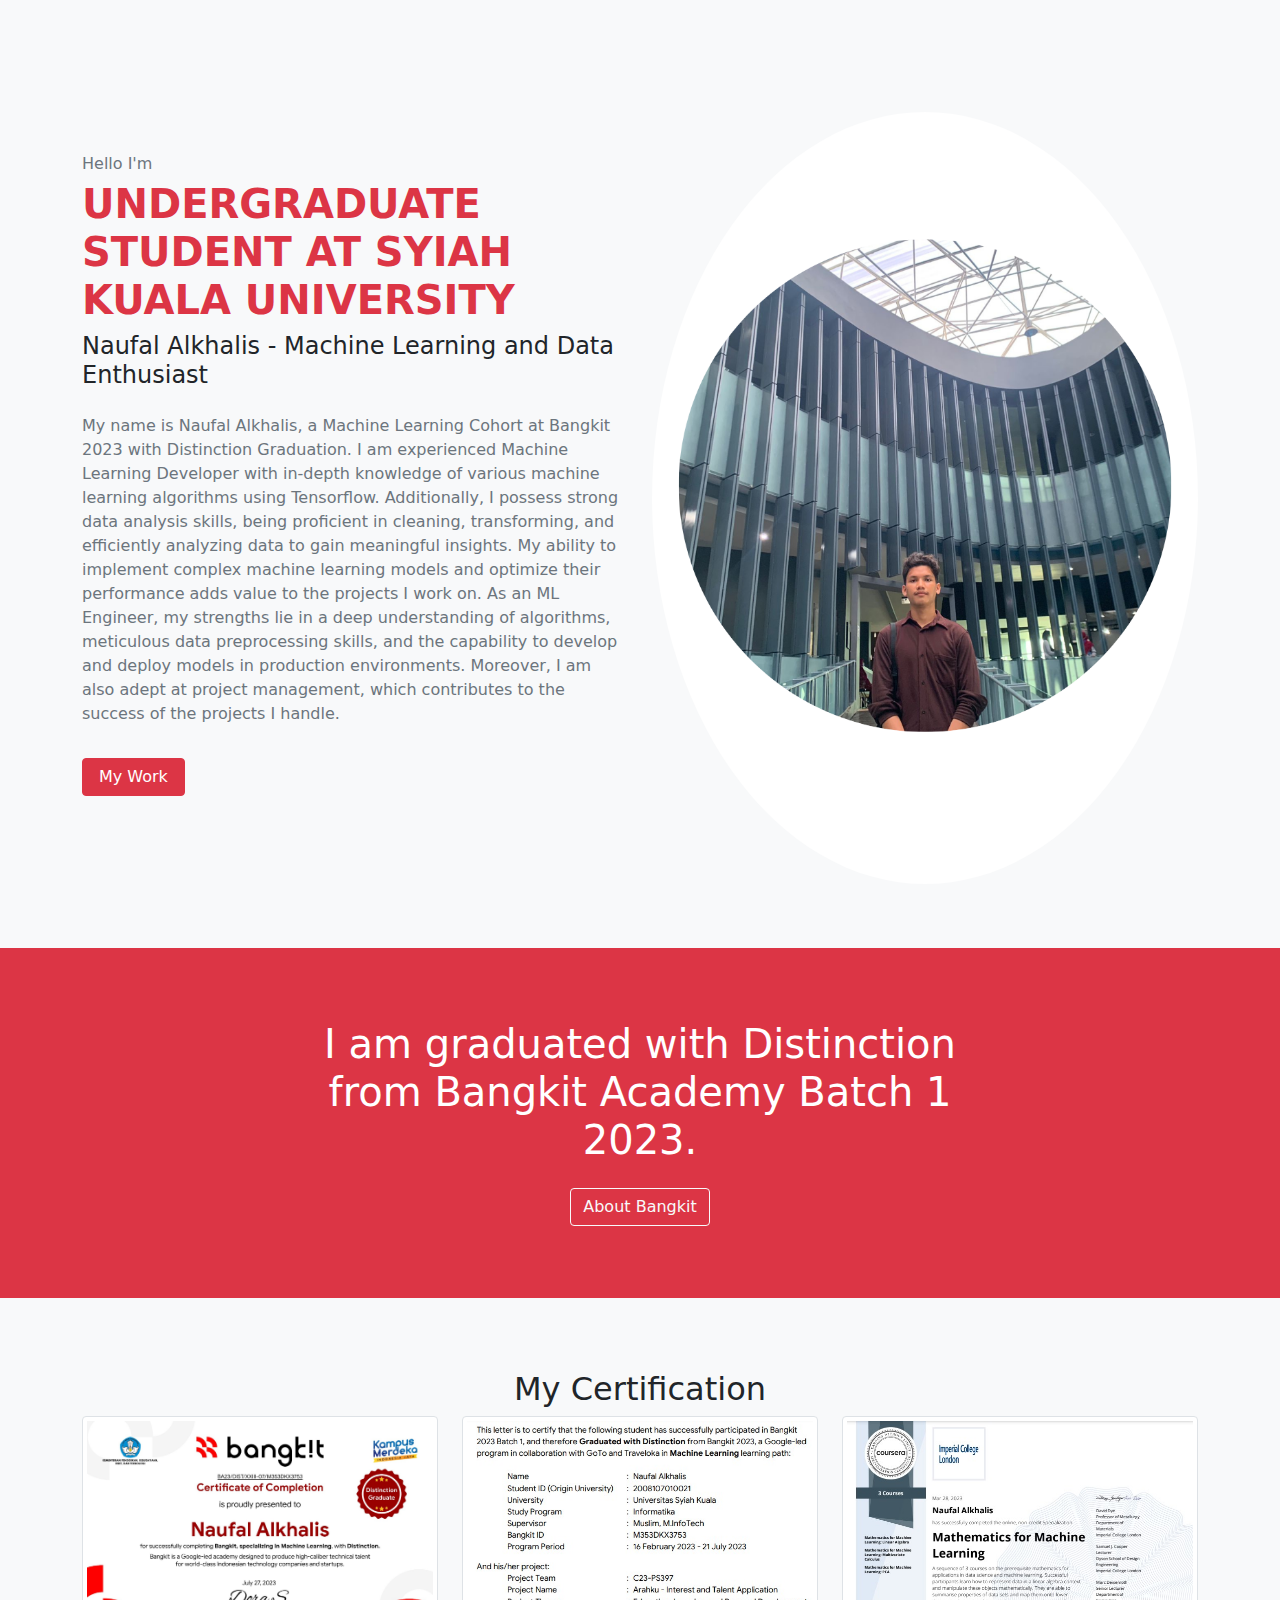
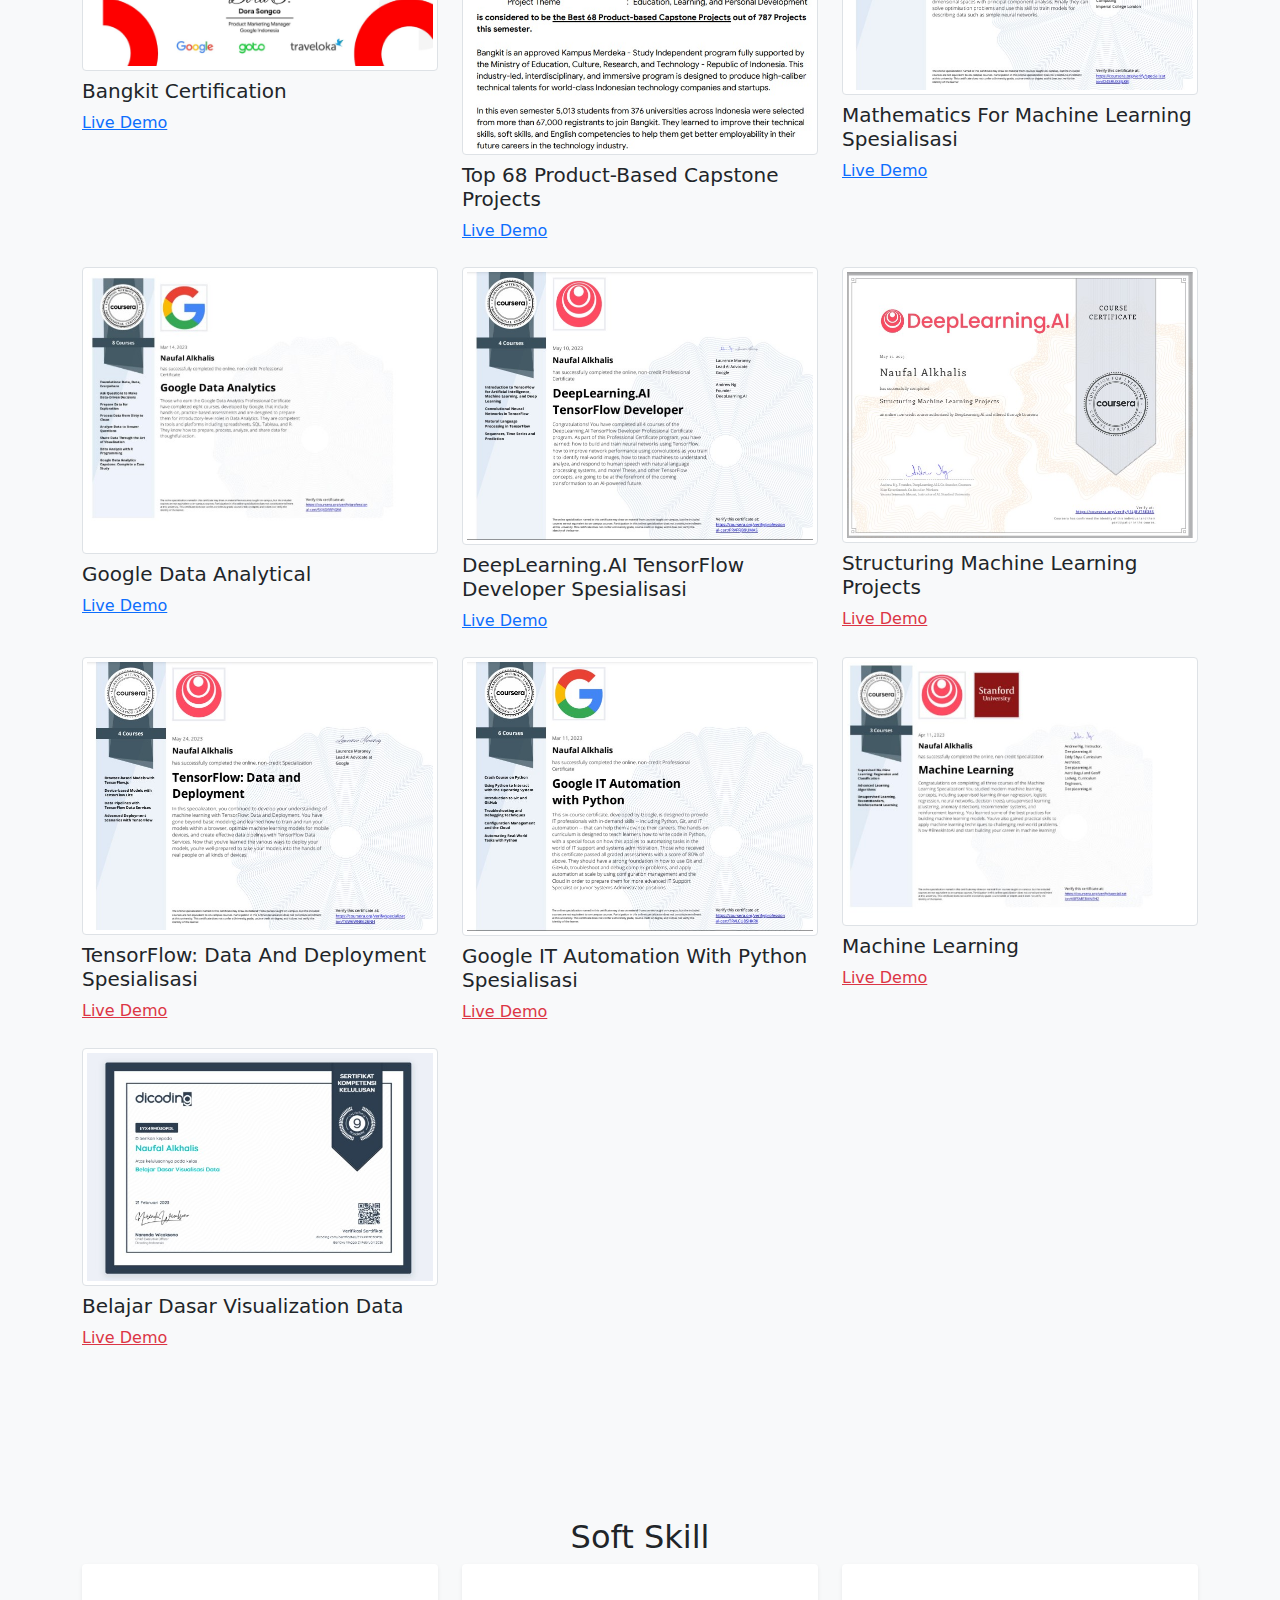
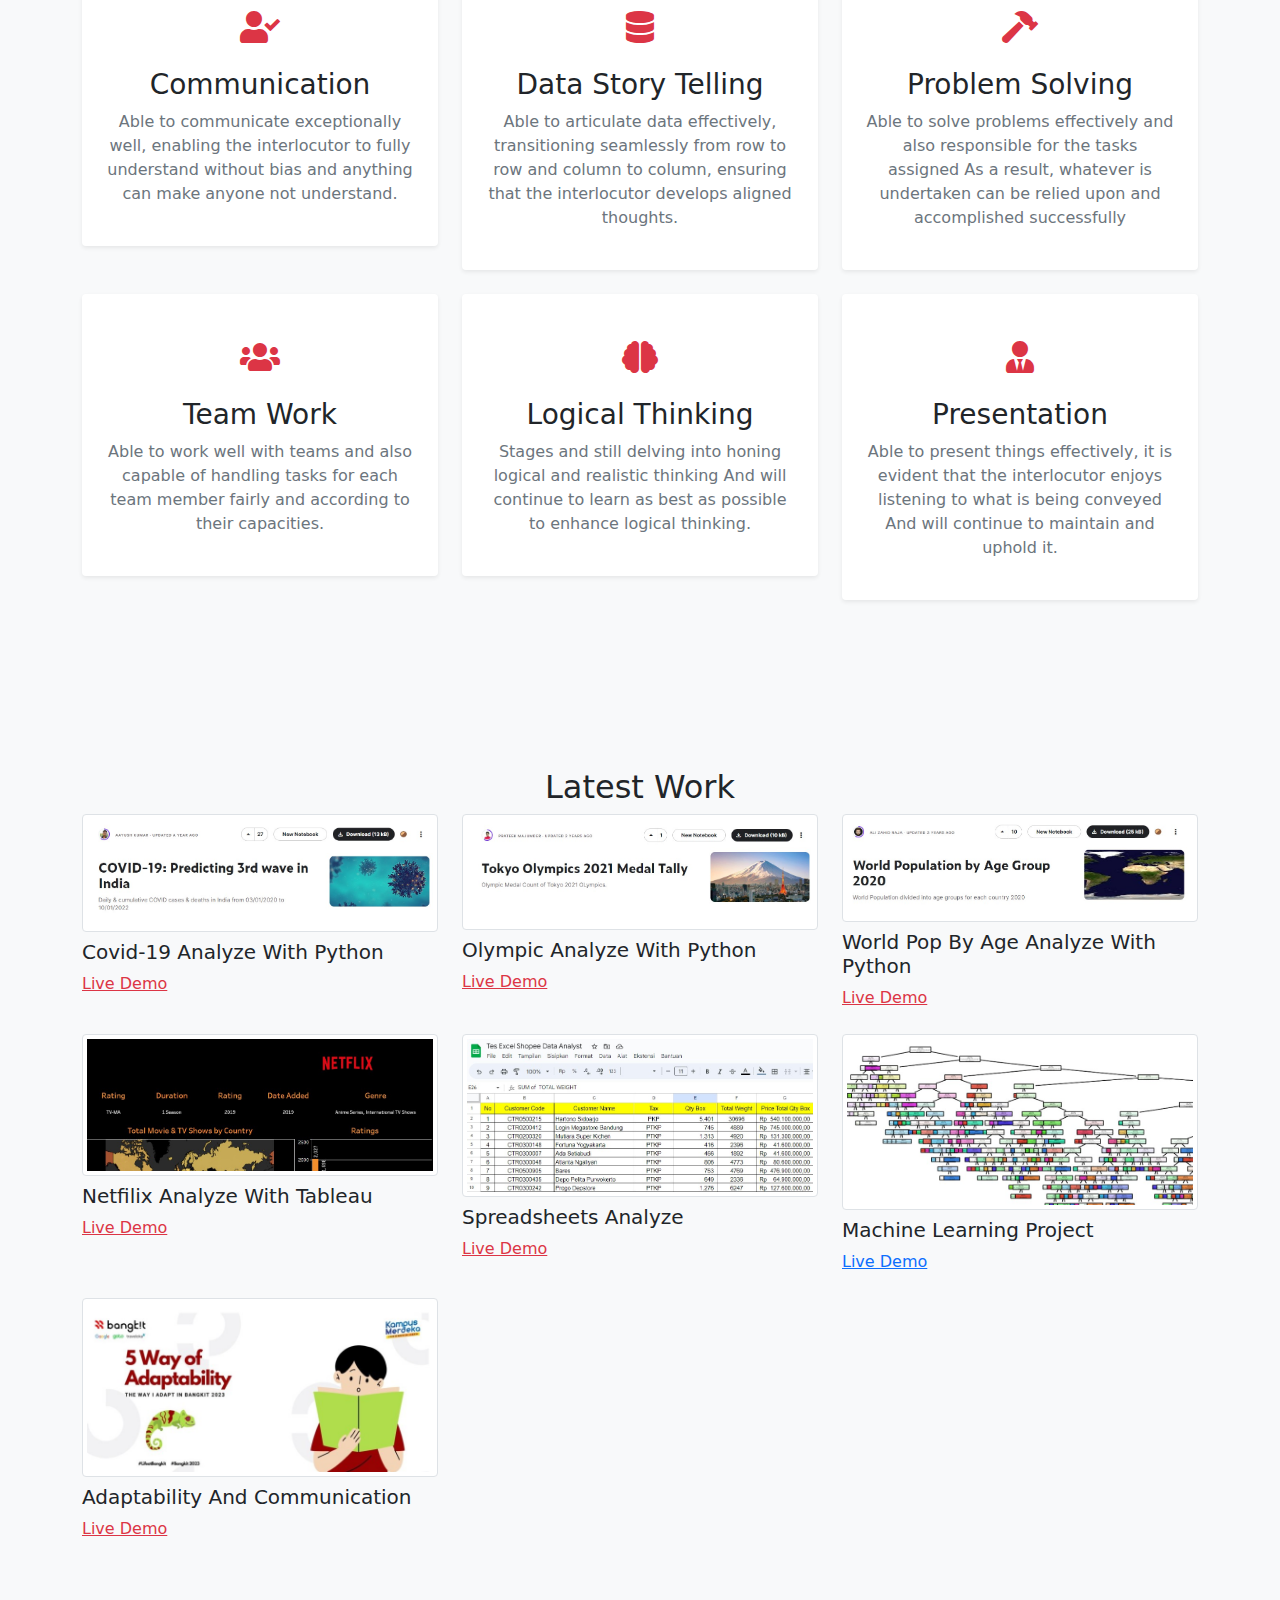
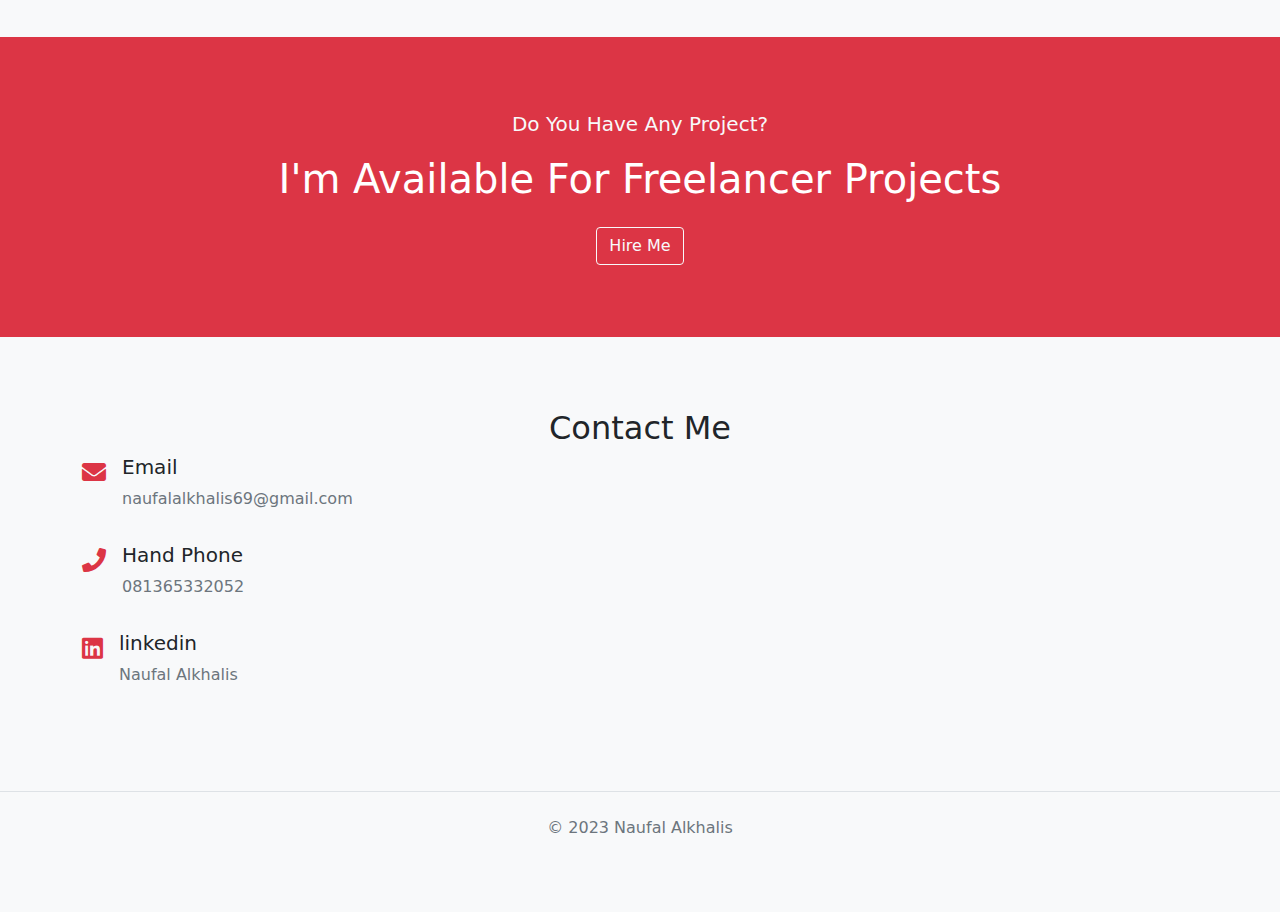
<file: index.html>
<!DOCTYPE html>
<html lang="en">
<head>
  <title>Naufal Alkhalis</title>
  <meta charset="utf-8">
  <meta name="viewport" content="width=device-width, initial-scale=1">
  <link rel="stylesheet" href="css/font-awesome.min.css">
  <link rel="stylesheet" href="css/bootstrap.min.css">
</head>
<body class="bg-light">
 

  <!-- Home sections start-->
  <section class="home py-5" id="home">
    <div class="container-lg">
      <div class="row min-vh-100 align-items-center align-content-center">
        <div class="col-md-6 mt-5 mt-md-0">
            <div class="home-img text-center">
              <img src="img/pp.png" class="rounded-circle mw-100" alt="profile img">
            </div>
        </div>
      <div class="col-md-6 mt-5 mt-md-0 order-md-first">
         <div class="home-text">
           <p class="text-muted mb-1">Hello I'm</p>
           <h1 class="text-danger text-uppercase fs-1 fw-bold">Undergraduate student at syiah kuala university</h1>
           <h2 class="fs-4">Naufal Alkhalis - Machine Learning and Data Enthusiast</h2>
           <p class="mt-4 text-muted">
            My name is Naufal Alkhalis, a Machine Learning Cohort at Bangkit 2023 with Distinction Graduation. I am experienced Machine Learning Developer with in-depth knowledge of various machine learning algorithms using Tensorflow. Additionally, I possess strong data analysis skills, being proficient in cleaning, transforming, and efficiently analyzing data to gain meaningful insights. My ability to implement complex machine learning models and optimize their performance adds value to the projects I work on. As an ML Engineer, my strengths lie in a deep understanding of algorithms, meticulous data preprocessing skills, and the capability to develop and deploy models in production environments. Moreover, I am also adept at project management, which contributes to the success of the projects I handle.</p>
           <a href="#work" class="btn btn-danger px-3 mt-3">My Work</a>

           <br>
        <br>
        <br>
         </div>
      </div>
      </div>
    </div>
<!-- Freelancae available sections start-->
<section class="freelance-available py-5 bg-danger">
  <div class="container-lg py-4">
      <div class="row justify-content-center">
          <div class="col-lg-8 text-center">
              <h2 class="fs-1 text-white mb-4">I am graduated with Distinction from Bangkit Academy Batch 1 2023.</h2>
                <a href=https://grow.google/intl/id_id/bangkit/?tab=machine-learning" target="blank" class="btn btn-outline-light">About Bangkit</a>
          </div>
      </div>
  </div>
</section>
  <!-- Freelancae available sections end-->
  <!-- Portfolio sections Start-->
  <section class="cert py-5" id="portfolio">
    <div class="container-lg py-4">
      <div class="row justify-content-center">
        <div class="col-lg-8">
          <div class="section-title text-center">
            <h2 class="fw-bold-md-5">My Certification</h2>
          </div>
        </div>
      </div>
      <div class="row">
        <div class="col-md-6 col-lg-4">
          <div class="portfolio-item">
            <img src="img/portfolio/aaa.jpeg" class="w-100 img-thumbnail" alt="portfolio-item">
            <h3 class="text-capitalize fs-5 my-2">Bangkit Certification</h3>
            <p class="mb-4"><a href=https://drive.google.com/file/d/1_tq_2Wj86WMESwnToKbjVLAfMyiD3-kG/view?usp=sharing" target="blank">Live Demo</a></p>
          </div>
        </div>
          <div class="col-md-6 col-lg-4">
          <div class="portfolio-item">
            <img src="img/portfolio/bbb.jpeg" class="w-100 img-thumbnail" alt="portfolio-item">
            <h3 class="text-capitalize fs-5 my-2">Top 68 Product-based Capstone Projects </h3>
            <p class="mb-4"><a href=https://drive.google.com/file/d/1DBHTuk8KyJLejKYY56zoSR6MfDLXfxDn/view?usp=sharing" target="blank">Live Demo</a></p>
          </div>
        </div>
        <div class="col-md-6 col-lg-4">
          <div class="portfolio-item">
            <img src="img/portfolio/Math.jpg" class="w-100 img-thumbnail" alt="portfolio-item">
            <h3 class="text-capitalize fs-5 my-2">Mathematics for Machine Learning Spesialisasi</h3>
            <p class="mb-4"><a href="https://www.coursera.org/account/accomplishments/specialization/certificate/D4SRUX3JLKKJ" target="blank">Live Demo</a></p>
          </div>
        </div>
        <div class="col-md-6 col-lg-4">
          <div class="portfolio-item">
            <img src="img/portfolio/s2.jpg" class="w-100 img-thumbnail" alt="portfolio-item">
            <h3 class="text-capitalize fs-5 my-2">Google Data analytical</h3>
            <p class="mb-4"><a href="https://coursera.org/share/a31cbff176429f634476efa82ddd70a8" target="blank" >Live Demo</a></p>
          </div>
        </div>
        <div class="col-md-6 col-lg-4">
          <div class="portfolio-item">
            <img src="img/portfolio/deeplearning.jpg" class="w-100 img-thumbnail" alt="portfolio-item">
            <h3 class="text-capitalize fs-5 my-2">DeepLearning.AI TensorFlow Developer Spesialisasi</h3>
            <p class="mb-4"><a href="https://www.coursera.org/account/accomplishments/specialization/certificate/PRVPFJB9UMAS" target="blank" >Live Demo</a></p>
          </div>
        </div>
        <div class="col-md-6 col-lg-4">
          <div class="portfolio-item">
            <img src="img/portfolio/mlpro.jpg" class="w-100 img-thumbnail" alt="portfolio-item">
            <h3 class="text-capitalize fs-5 my-2">Structuring Machine Learning Projects</h3>
            <p class="mb-4"><a href="https://https://www.coursera.org/account/accomplishments/certificate/J5LJ8UT8E38S" target="blank" class="text-danger text-decoratione-none" >Live Demo</a></p>
          </div>
        </div>
        <div class="col-md-6 col-lg-4">
          <div class="portfolio-item">
            <img src="img/portfolio/Tensorflow.jpg" class="w-100 img-thumbnail" alt="portfolio-item">
            <h3 class="text-capitalize fs-5 my-2">TensorFlow: Data and Deployment Spesialisasi</h3>
            <p class="mb-4"><a href="https://www.coursera.org/account/accomplishments/specialization/certificate/T6W6WNK626NH" target="blank" class="text-danger text-decoratione-none" >Live Demo</a></p>
          </div>
        </div>
        <div class="col-md-6 col-lg-4">
          <div class="portfolio-item">
            <img src="img/portfolio/it.jpg" class="w-100 img-thumbnail" alt="portfolio-item">
            <h3 class="text-capitalize fs-5 my-2">Google IT Automation with Python Spesialisasi</h3>
            <p class="mb-4"><a href="https://www.coursera.org/account/accomplishments/specialization/certificate/TRVLCU8SHKRK" target="blank" class="text-danger text-decoratione-none" >Live Demo</a></p>
          </div>
        </div>
        <div class="col-md-6 col-lg-4">
          <div class="portfolio-item">
            <img src="img/portfolio/s8.jpg" class="w-100 img-thumbnail" alt="portfolio-item">
            <h3 class="text-capitalize fs-5 my-2">Machine Learning</h3>
            <p class="mb-4"><a href="https://coursera.org/share/b07ce0394570bedd04e86a848693cbd8" target="blank" class="text-danger text-decoratione-none" >Live Demo</a></p>
          </div>
        </div>
        <div class="col-md-6 col-lg-4">
          <div class="portfolio-item">
            <img src="img/portfolio/s9.jpg" class="w-100 img-thumbnail" alt="portfolio-item">
            <h3 class="text-capitalize fs-5 my-2">Belajar Dasar visualization Data</h3>
            <p class="mb-4"><a href="https://www.dicoding.com/certificates/EYX49MO3OPDL" target="blank" class="text-danger text-decoratione-none" >Live Demo</a></p>
          </div>
        </div>
      </div>
    </div>
  </section>
  <!-- Portfolio sections End-->

  <!-- Services sections Start-->
  <section class="services py-5" id="services">
    <div class="container-lg py-4">
      <div class="row justify-content-center">
        <div class="col-lg-8">
          <div class="section-title text-center">
            <h2 class="fw-bold-md-5">Soft Skill</h2>
          </div>
        </div>
      </div>
      <div class="row text-center">
          <div class="col-md-6 col-lg-4 mb-4">
              <div class="service-item shadow-sm p-4 rounded bg-white">
                  <div class="icon my-3 text-danger fs-2" >
                    <i class="fas fa-user-check"></i>
                  </div>
                      <h3 class="">Communication</h3>
                      <p class="text-muted">Able to communicate exceptionally well, enabling the interlocutor to fully understand without bias and anything can make anyone not understand.</p>
              </div>
          </div>
          <div class="col-md-6 col-lg-4 mb-4">
            <div class="service-item shadow-sm p-4 rounded bg-white">
                <div class="icon my-3 text-danger fs-2" >
                  <i class="fas fa-database"></i>
                </div>
                    <h3 class="">Data Story Telling</h3>
                    <p class="text-muted">Able to articulate data effectively, transitioning seamlessly from row to row and column to column, ensuring that the interlocutor develops aligned thoughts.</p>
            </div>
        </div>
        <div class="col-md-6 col-lg-4 mb-4">
          <div class="service-item shadow-sm p-4 rounded bg-white">
              <div class="icon my-3 text-danger fs-2" >
                <i class="fas fa-hammer"></i>
              </div>
                  <h3 class="">Problem Solving</h3>
                  <p class="text-muted">Able to solve problems effectively and also responsible for the tasks assigned As a result, whatever is undertaken can be relied upon and accomplished successfully</p>
          </div>
      </div>
      <div class="col-md-6 col-lg-4 mb-4">
        <div class="service-item shadow-sm p-4 rounded bg-white">
            <div class="icon my-3 text-danger fs-2" >
              <i class="fas fa-users"></i>
            </div>
                <h3 class="">Team Work</h3>
                <p class="text-muted">Able to work well with teams and also capable of handling tasks for each team member fairly and according to their capacities. </p>
        </div>
    </div>
        <div class="col-md-6 col-lg-4 mb-4">
          <div class="service-item shadow-sm p-4 rounded bg-white">
              <div class="icon my-3 text-danger fs-2" >
                <i class="fas fa-brain"></i>
              </div>
                  <h3 class="">Logical Thinking</h3>
                  <p class="text-muted">Stages and still delving into honing logical and realistic thinking And will continue to learn as best as possible to enhance logical thinking. </p>
          </div>
      </div>
        <div class="col-md-6 col-lg-4 mb-4">
          <div class="service-item shadow-sm p-4 rounded bg-white">
              <div class="icon my-3 text-danger fs-2" >
                <i class="fas fa-user-tie"></i>
              </div>
                  <h3 class="">Presentation</h3>
                  <p class="text-muted">Able to present things effectively, it is evident that the interlocutor enjoys listening to what is being conveyed And will continue to maintain and uphold it.</p>
          </div>
      </div>
      </div>
    </div>
  </section>

  <!-- Services sections End-->

  <!-- Portfolio sections Start-->
  <section class="portfolio py-5" id="work">
    <div class="container-lg py-4">
      <div class="row justify-content-center">
        <div class="col-lg-8">
          <div class="section-title text-center">
            <h2 class="fw-bold-md-5">Latest Work</h2>
          </div>
        </div>
      </div>
      <div class="row">
        <div class="col-md-6 col-lg-4">
          <div class="portfolio-item">
            <img src="img/portfolio/1.jpg" class="w-100 img-thumbnail" alt="portfolio-item">
            <h3 class="text-capitalize fs-5 my-2">Covid-19 Analyze with Python</h3>
            <p class="mb-4"><a href="https://colab.research.google.com/drive/1tW8uKfOENdVZBdxDV2geiBSzlYw02QxF?usp=sharing&authuser=2" target="blank" class="text-danger text-decoratione-none" >Live Demo</a></p>
          </div>
        </div>
        <div class="col-md-6 col-lg-4">
          <div class="portfolio-item">
            <img src="img/portfolio/2.jpg" class="w-100 img-thumbnail" alt="portfolio-item">
            <h3 class="text-capitalize fs-5 my-2">Olympic Analyze with Python</h3>
            <p class="mb-4"><a href="https://colab.research.google.com/drive/1LEegO-DzvTEX7HMfNGTLLXOiHtsQEpna?usp=sharing&authuser=2#scrollTo=jTx3gtjO7ebf" target="blank" class="text-danger text-decoratione-none" >Live Demo</a></p>
          </div>
        </div>
        <div class="col-md-6 col-lg-4">
          <div class="portfolio-item">
            <img src="img/portfolio/3.jpg" class="w-100 img-thumbnail" alt="portfolio-item">
            <h3 class="text-capitalize fs-5 my-2">World Pop by Age Analyze with Python</h3>
            <p class="mb-4"><a href="https://colab.research.google.com/drive/1Lo8kqwA19iBlEoNBwz337wO7XUomQ9Tj?usp=sharing&authuser=2" target="blank" class="text-danger text-decoratione-none" >Live Demo</a></p>
          </div>
        </div>
        <div class="col-md-6 col-lg-4">
          <div class="portfolio-item">
            <img src="img/portfolio/4.jpg" class="w-100 img-thumbnail" alt="portfolio-item">
            <h3 class="text-capitalize fs-5 my-2"> Netfilix Analyze with Tableau</h3>
            <p class="mb-4"><a href="https://public.tableau.com/views/NetflixAnalyze/Netflix?:language=en-US&publish=yes&:display_count=n&:origin=viz_share_link" target="blank" class="text-danger text-decoratione-none" >Live Demo</a></p>
          </div>
        </div>
        <div class="col-md-6 col-lg-4">
          <div class="portfolio-item">
            <img src="img/portfolio/5.jpg" class="w-100 img-thumbnail" alt="portfolio-item">
            <h3 class="text-capitalize fs-5 my-2">Spreadsheets Analyze</h3>
            <p class="mb-4"><a href="https://docs.google.com/spreadsheets/d/1kTd2a3wY3WmFMqkAjQJiis2WsJlOk6JEX_e-StSutoE/edit?usp=sharing" target="blank" class="text-danger text-decoratione-none" >Live Demo</a></p>
          </div>
        </div>
        <div class="col-md-6 col-lg-4">
          <div class="portfolio-item">
            <img src="img/portfolio/6.jpg" class="w-100 img-thumbnail" alt="portfolio-item">
            <h3 class="text-capitalize fs-5 my-2">Machine Learning Project</h3>
            <p class="mb-4"><a href="https://drive.google.com/file/d/1LsoW2-phEx-AtWbKa6G1cloV-A8bERH5/view?usp=sharing" target="blank" >Live Demo</a></p>
          </div>
        </div>
        <div class="col-md-6 col-lg-4">
          <div class="portfolio-item">
            <img src="img/portfolio/7.jpg" class="w-100 img-thumbnail" alt="portfolio-item">
            <h3 class="text-capitalize fs-5 my-2">Adaptability and Communication</h3>
            <p class="mb-4"><a href="https://www.linkedin.com/pulse/5-ways-adaptability-bangkit-2023-naufal-alkhalis" target="blank" class="text-danger text-decoratione-none" >Live Demo</a></p>
          </div>
        </div>
      </div>
    </div>
  </section>
  <!-- Portfolio sections End-->

  <!-- Freelancae available sections start-->
<section class="freelance-available py-5 bg-danger">
  <div class="container-lg py-4">
      <div class="row justify-content-center">
          <div class="col-lg-8 text-center">
              <p class="text-light fs-5"> Do You Have Any Project?</p>
              <h2 class="fs-1 text-white mb-4">I'm Available For Freelancer Projects</h2>
                <a href="#contact" class="btn btn-outline-light">Hire Me</a>
          </div>
      </div>
  </div>
</section>
  <!-- Freelancae available sections end-->

  <!-- Contact sections Start-->
  <section class="contact py-5" id="contact">
    <div class="container-lg py-4">
      <div class="row justify-content-center">
        <div class="col-lg-8">
          <div class="section-title text-center">
            <h2 class="fw-bold-md-5">Contact Me</h2>
          </div>
        </div>
      </div>
      <div>
        <div class="row">
            <div class="col-md-5">
                <div class="contact-item d-flex mb-3">
                    <div class="icon fs-4 text-danger">
                      <i class="fas fa-envelope"></i>
                    </div>
                      <div class="text ms-3">
                        <h3 class="fs-5">Email</h3>
                        <p class="text-muted">naufalalkhalis69@gmail.com</p>
                      </div>
                </div>
                <div class="contact-item d-flex mb-3">
                  <div class="icon fs-4 text-danger">
                    <i class="fas fa-phone"></i>
                  </div>
                    <div class="text ms-3">
                      <h3 class="fs-5">Hand Phone</h3>
                      <p class="text-muted">081365332052</p>
                    </div>
              </div>
              <div class="contact-item d-flex mb-3">
                <div class="icon fs-4 text-danger">
                  <i class="fab fa-linkedin"></i>
                </div>
                  <div class="text ms-3">
                    <h3 class="fs-5" >linkedin</h3>
                    <p class="text-muted">Naufal Alkhalis</p>
                  </div>
            </divs>
            </div>
            </div>
        </div>
      </div>
    </div>
  </section>
  <!-- Contact sections end-->

  <!-- Footer sections start-->
  <footer class="footer border-top py-4">
      <div class="container-lg">
          <div class="row">
              <div class="col-lg-12">
                  <p class="m-0 text-center text-muted">&copy; 2023 Naufal Alkhalis</p>
              </div>
          </div>
      </div>
  </footer>
  <!-- Footer sections end-->



<script src="js/bootstrap.bundle.min.js"></script>
</body>
</html>
</file>
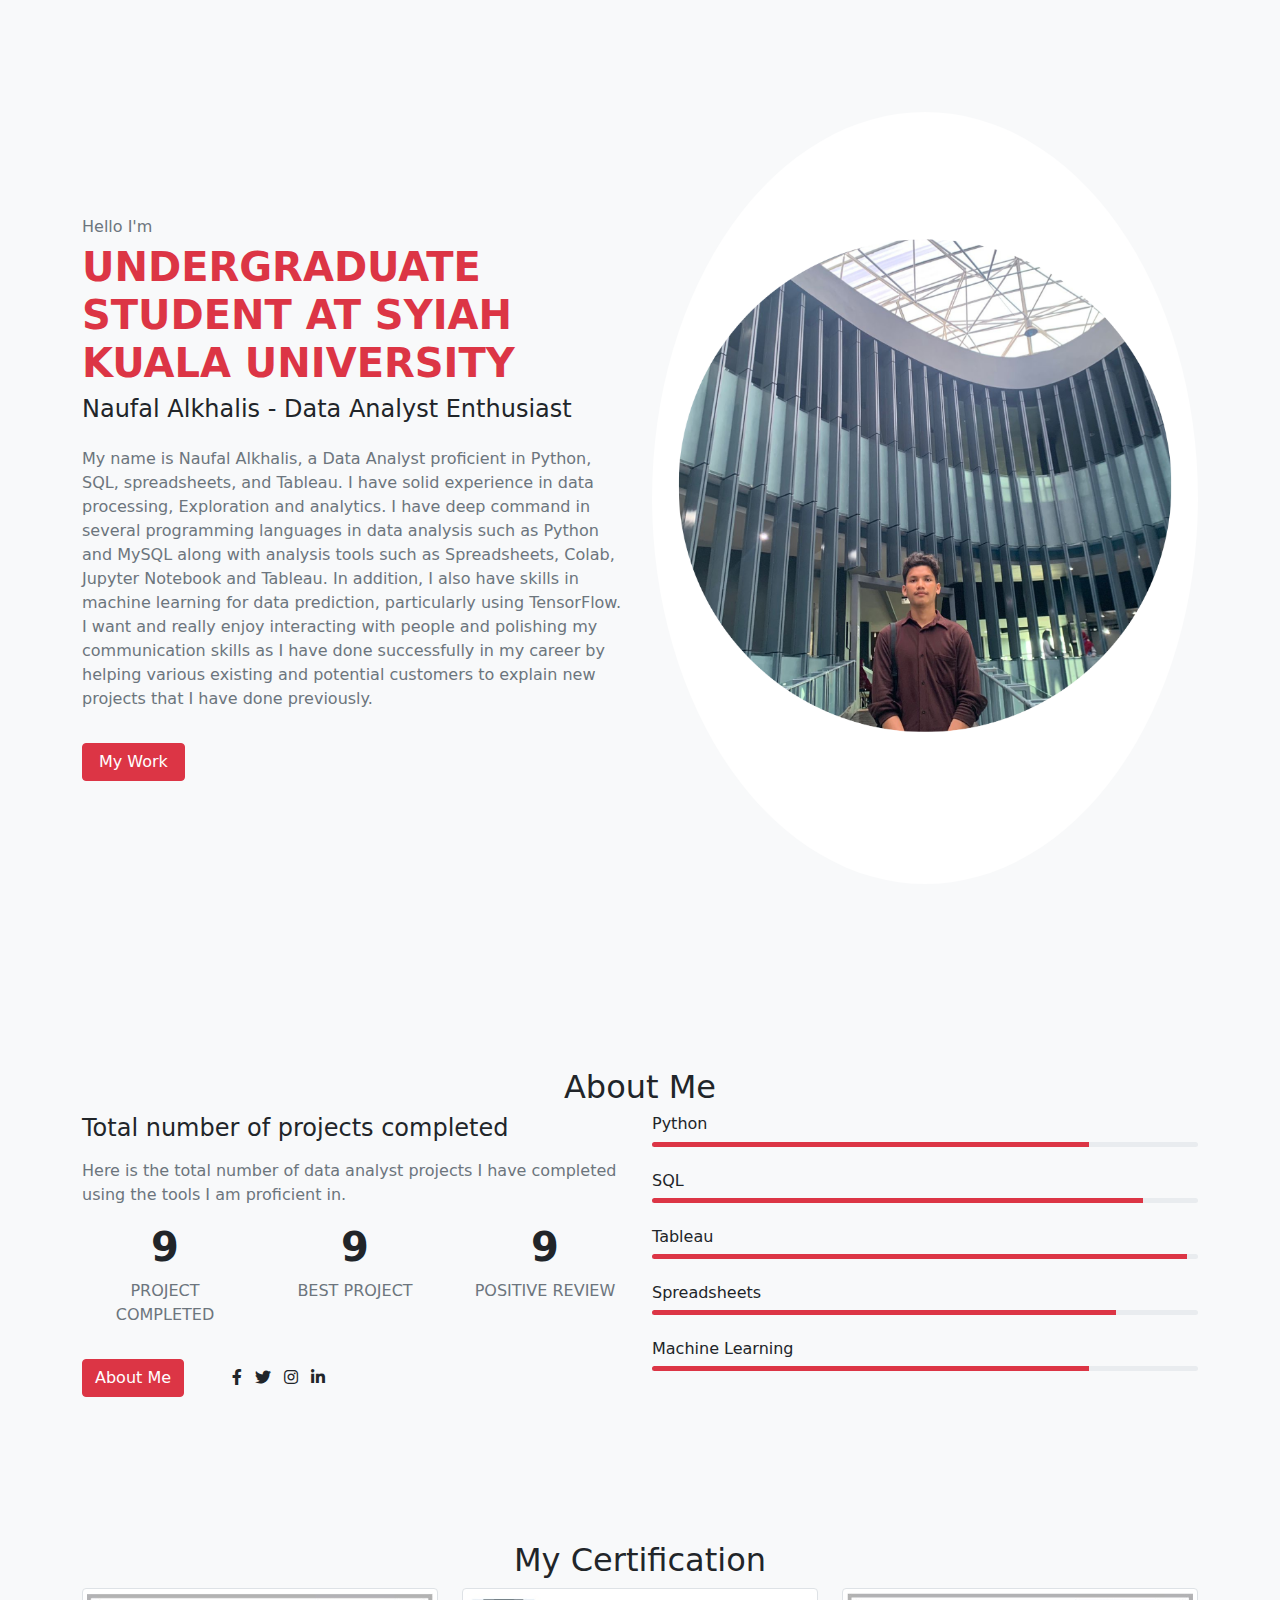
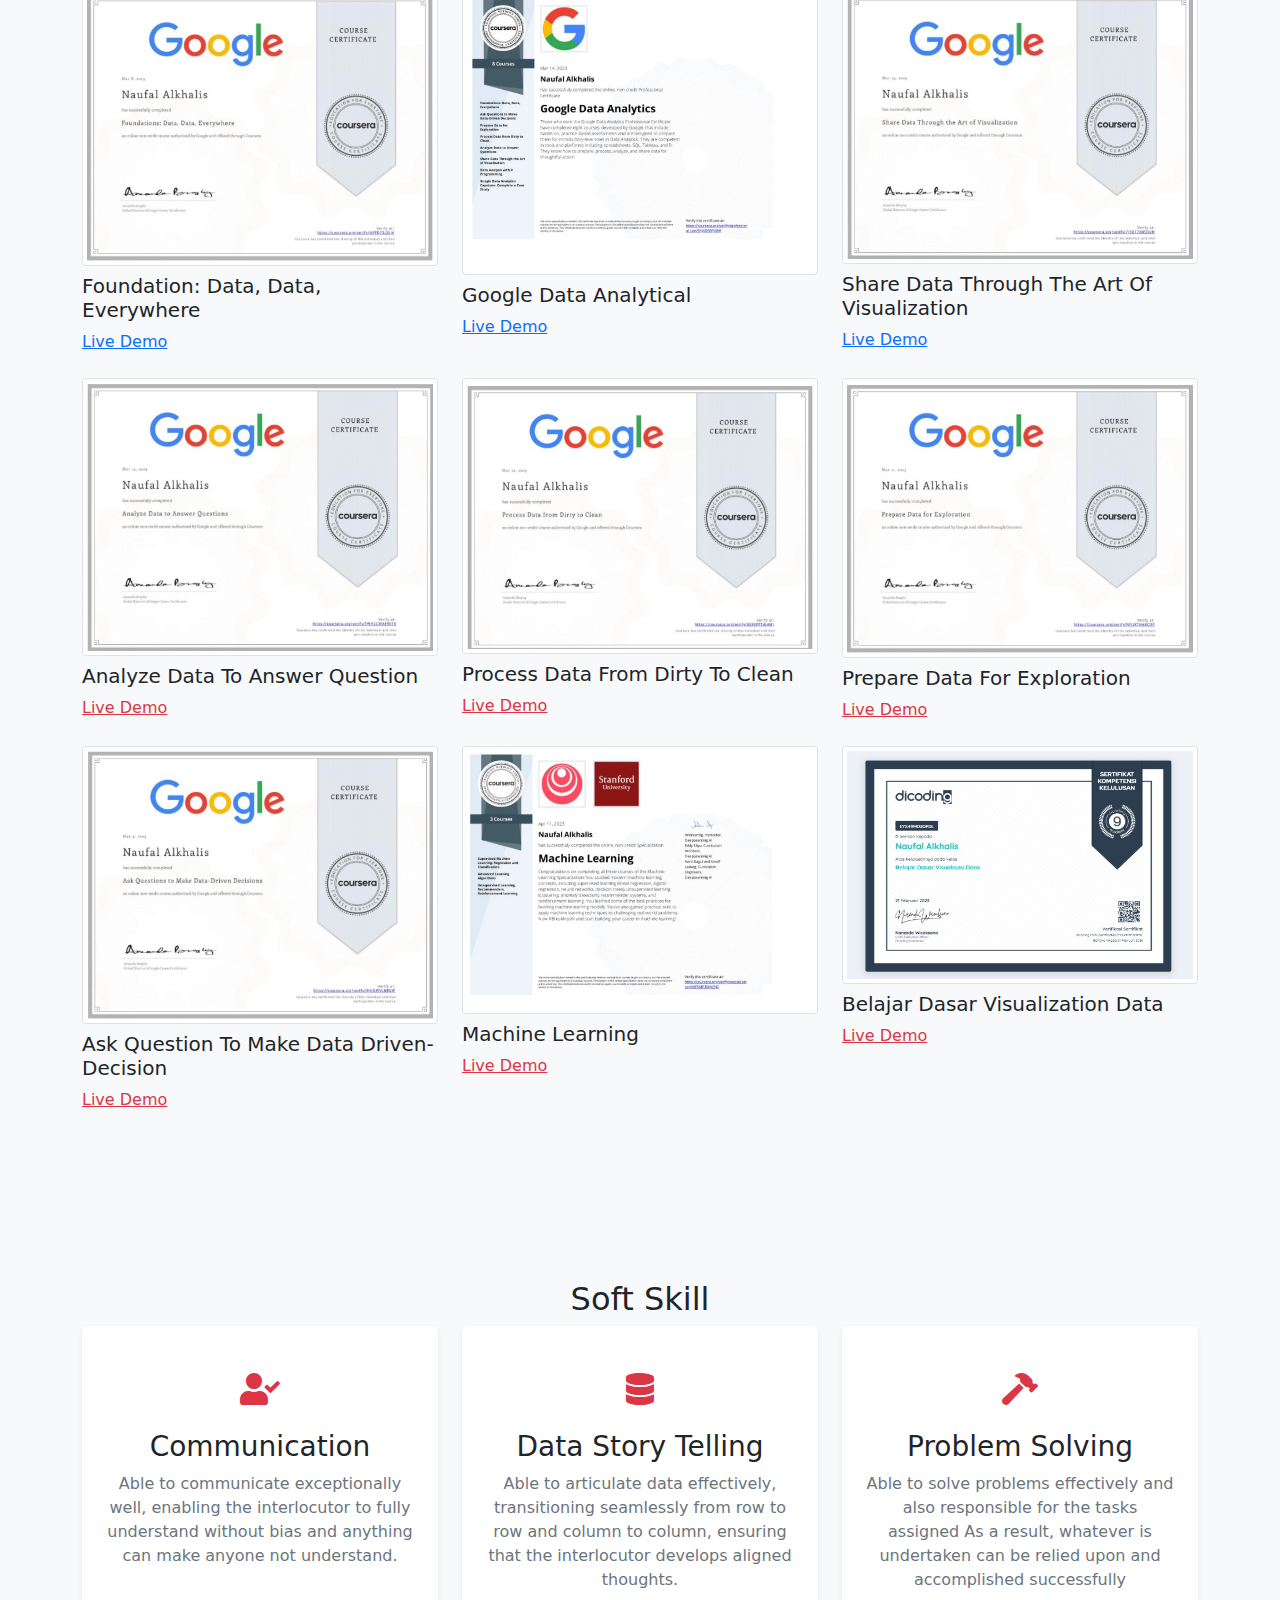
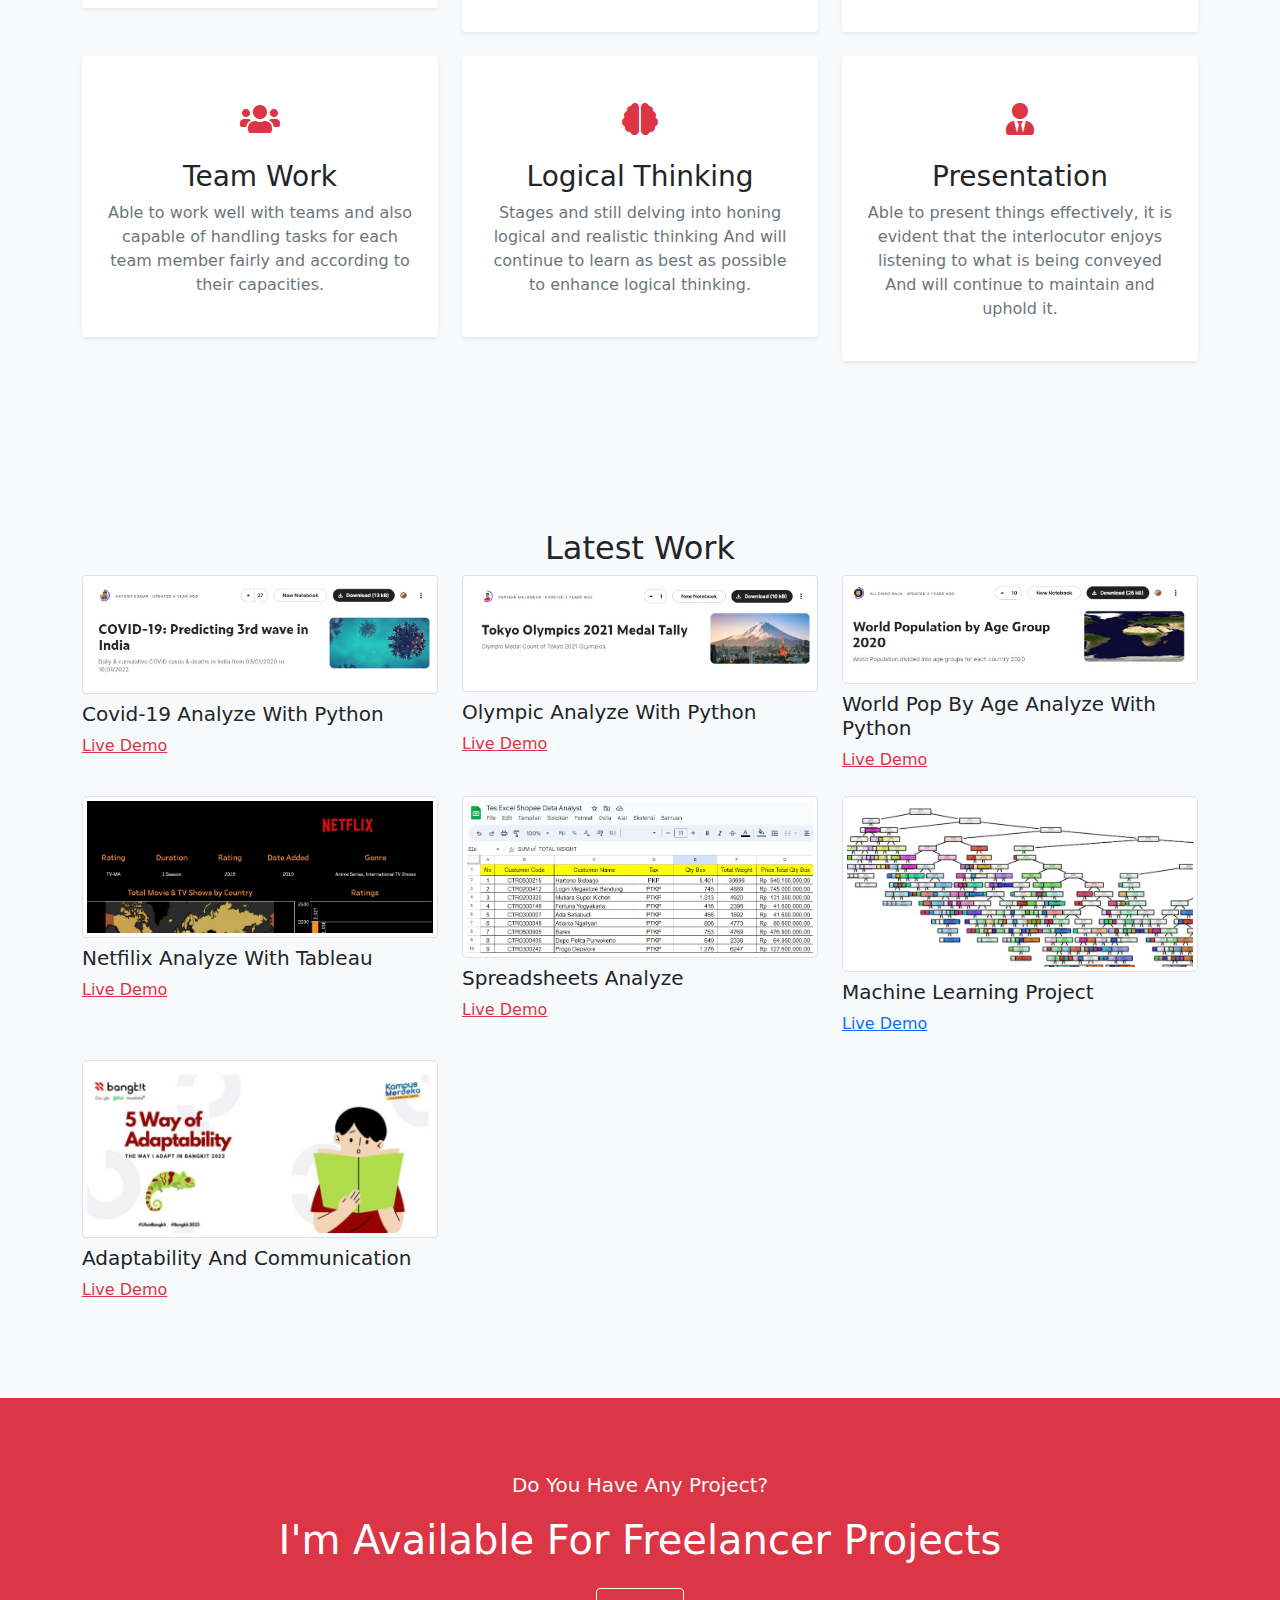
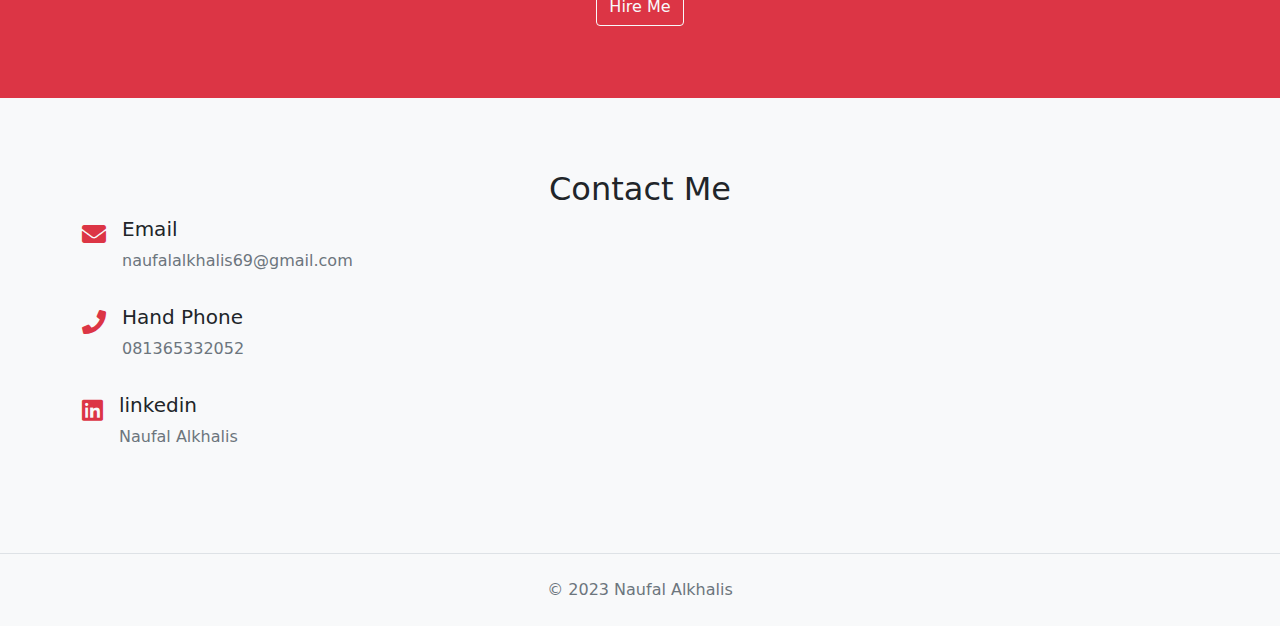
<file: about.html>
<!DOCTYPE html>
<html lang="en">
<head>
  <title>Naufal Alkhalis</title>
  <meta charset="utf-8">
  <meta name="viewport" content="width=device-width, initial-scale=1">
  <link rel="stylesheet" href="css/font-awesome.min.css">
  <link rel="stylesheet" href="css/bootstrap.min.css">
</head>
<body class="bg-light">
 

  <!-- Home sections start-->
  <section class="home py-5" id="home">
    <div class="container-lg">
      <div class="row min-vh-100 align-items-center align-content-center">
        <div class="col-md-6 mt-5 mt-md-0">
            <div class="home-img text-center">
              <img src="img/pp.png" class="rounded-circle mw-100" alt="profile img">
            </div>
        </div>
      <div class="col-md-6 mt-5 mt-md-0 order-md-first">
         <div class="home-text">
           <p class="text-muted mb-1">Hello I'm</p>
           <h1 class="text-danger text-uppercase fs-1 fw-bold">Undergraduate student at syiah kuala university</h1>
           <h2 class="fs-4">Naufal Alkhalis - Data Analyst Enthusiast</h2>
           <p class="mt-4 text-muted">
            My name is Naufal Alkhalis, a Data Analyst proficient in Python, SQL, spreadsheets, and Tableau. I have solid experience in data processing, Exploration and analytics. I have deep command in several programming languages ​​in data analysis such as Python and MySQL along with analysis tools such as Spreadsheets, Colab, Jupyter Notebook and Tableau. In addition, I also have skills in machine learning for data prediction, particularly using TensorFlow. I want and really enjoy interacting with people and polishing my communication skills as I have done successfully in my career by helping various existing and potential customers to explain new projects that I have done previously.</p>
           <a href="#portfolio" class="btn btn-danger px-3 mt-3">My Work</a>
              
         </div>
      </div>
      </div>
    </div>
    
  </section>
  <!-- Home sections end-->

  <!-- About sections start-->
  <section class="about py-5" id="about">
    <div class="container-lg py-4">
      <div class="row justify-content-center">
        <div class="col-lg-8">
          <div class="section-title text-center">
            <h2 class="fw-bold-md-5">About Me</h2>
          </div>
        </div>
      </div>
      <div class="row">
        <div class="col-md-6">
          <div class="about-text">
            <h3 class="fs-4 mb-3">Total number of projects completed</h3>
            <p class="text-muted">Here is the total number of data analyst projects I have completed using the tools I am proficient in.</p>
          </div>
          <div class="row text-center text-uppercase my-3">
            <div class="col-sm-4">
                <div class="fact-item">
                    <h4 class="fs-1 fw-bold">9</h4>
                    <p class="text-muted">Project Completed</p>
                </div>
            </div>
            <div class="col-sm-4">
              <div class="fact-item">
                  <h4 class="fs-1 fw-bold">9</h4>
                  <p class="text-muted">Best Project</p>
              </div>
          </div>
          <div class="col-sm-4">
            <div class="fact-item">
                <h4 class="fs-1 fw-bold">9</h4>
                <p class="text-muted">Positive Review</p>
            </div>
        </div>
          </div>
          <div class="row">
              <div class="col-lg-12 d-flex align-items-center">
                <a href="#" class="btn btn-danger me-5">About Me</a>
                <div class="social-links">
                  <a href="#" class="text-dark me-2"><i class="fab fa-facebook-f"></i></a>
                  <a href="#" class="text-dark me-2"><i class="fab fa-twitter"></i></a>
                  <a href="#" class="text-dark me-2"><i class="fab fa-instagram"></i></a>
                  <a href="#" class="text-dark me-2"><i class="fab fa-linkedin-in"></i></a>
                </div>
              </div>
          </div>
        </div>
        <div class="col-md-6 mt-5 mt-md-0">
          <div class="skill-item mb-4">
              <h3 class="fs-6">Python</h3>
              <div class="progress" style="height: 5px;">
                <div class="progress-bar bg-danger" role="progressbar" style="width: 80%;" aria-valuenow="80" aria-valuemin="0" aria-valuemax="100"></div>
              </div>
          </div>
          <div class="skill-item mb-4">
            <h3 class="fs-6">SQL</h3>
            <div class="progress" style="height: 5px;">
              <div class="progress-bar bg-danger" role="progressbar" style="width: 90%;" aria-valuenow="70" aria-valuemin="0" aria-valuemax="100"></div>
            </div>
        </div>
        <div class="skill-item mb-4">
          <h3 class="fs-6">Tableau</h3>
          <div class="progress" style="height: 5px;">
            <div class="progress-bar bg-danger" role="progressbar" style="width: 98%;" aria-valuenow="95" aria-valuemin="0" aria-valuemax="100"></div>
          </div>
      </div>
      <div class="skill-item mb-4">
        <h3 class="fs-6">Spreadsheets</h3>
        <div class="progress" style="height: 5px;">
          <div class="progress-bar bg-danger" role="progressbar" style="width: 85%;" aria-valuenow="70" aria-valuemin="0" aria-valuemax="100"></div>
        </div>
    </div>
  <div class="skill-item mb-4">
    <h3 class="fs-6">Machine Learning</h3>
    <div class="progress" style="height: 5px;">
      <div class="progress-bar bg-danger" role="progressbar" style="width: 80%;" aria-valuenow="80" aria-valuemin="0" aria-valuemax="100"></div>
    </div>
</div>
      </div>
    </div>
  </section>

  <!-- About sections End-->

  <!-- Portfolio sections Start-->
  <section class="portfolio py-5" id="portfolio">
    <div class="container-lg py-4">
      <div class="row justify-content-center">
        <div class="col-lg-8">
          <div class="section-title text-center">
            <h2 class="fw-bold-md-5">My Certification</h2>
          </div>
        </div>
      </div>
      <div class="row">
        <div class="col-md-6 col-lg-4">
          <div class="portfolio-item">
            <img src="img/portfolio/s1.jpg" class="w-100 img-thumbnail" alt="portfolio-item">
            <h3 class="text-capitalize fs-5 my-2">Foundation: Data, Data, Everywhere</h3>
            <p class="mb-4"><a href="https://coursera.org/share/f328130009320e3da19ed189e7a820fd" target="blank">Live Demo</a></p>
          </div>
        </div>
        <div class="col-md-6 col-lg-4">
          <div class="portfolio-item">
            <img src="img/portfolio/s2.jpg" class="w-100 img-thumbnail" alt="portfolio-item">
            <h3 class="text-capitalize fs-5 my-2">Google Data analytical</h3>
            <p class="mb-4"><a href="https://coursera.org/share/a31cbff176429f634476efa82ddd70a8" target="blank" >Live Demo</a></p>
          </div>
        </div>
        <div class="col-md-6 col-lg-4">
          <div class="portfolio-item">
            <img src="img/portfolio/s3.jpg" class="w-100 img-thumbnail" alt="portfolio-item">
            <h3 class="text-capitalize fs-5 my-2">Share Data Through the Art of visualization</h3>
            <p class="mb-4"><a href="https://coursera.org/share/a1431404f891084dae0de8461d1b02ad" target="blank" >Live Demo</a></p>
          </div>
        </div>
        <div class="col-md-6 col-lg-4">
          <div class="portfolio-item">
            <img src="img/portfolio/s4.jpg" class="w-100 img-thumbnail" alt="portfolio-item">
            <h3 class="text-capitalize fs-5 my-2">Analyze Data To Answer Question</h3>
            <p class="mb-4"><a href="https://coursera.org/share/3459835d7c946b8e50b8242f22a5ff65" target="blank" class="text-danger text-decoratione-none" >Live Demo</a></p>
          </div>
        </div>
        <div class="col-md-6 col-lg-4">
          <div class="portfolio-item">
            <img src="img/portfolio/s5.jpg" class="w-100 img-thumbnail" alt="portfolio-item">
            <h3 class="text-capitalize fs-5 my-2">process Data From Dirty to Clean</h3>
            <p class="mb-4"><a href="https://coursera.org/share/d83ee393ad68c43cf6b2ed60450beb44" target="blank" class="text-danger text-decoratione-none" >Live Demo</a></p>
          </div>
        </div>
        <div class="col-md-6 col-lg-4">
          <div class="portfolio-item">
            <img src="img/portfolio/s6.jpg" class="w-100 img-thumbnail" alt="portfolio-item">
            <h3 class="text-capitalize fs-5 my-2">Prepare Data For Exploration</h3>
            <p class="mb-4"><a href="https://coursera.org/share/60d30bdfbcff3a40c5a1aa238e791c53" target="blank" class="text-danger text-decoratione-none" >Live Demo</a></p>
          </div>
        </div>
        <div class="col-md-6 col-lg-4">
          <div class="portfolio-item">
            <img src="img/portfolio/s7.jpg" class="w-100 img-thumbnail" alt="portfolio-item">
            <h3 class="text-capitalize fs-5 my-2">Ask Question to Make Data Driven-Decision</h3>
            <p class="mb-4"><a href="https://coursera.org/share/550003cd460d8e681c567a4a82ec32cc" target="blank" class="text-danger text-decoratione-none" >Live Demo</a></p>
          </div>
        </div>
        <div class="col-md-6 col-lg-4">
          <div class="portfolio-item">
            <img src="img/portfolio/s8.jpg" class="w-100 img-thumbnail" alt="portfolio-item">
            <h3 class="text-capitalize fs-5 my-2">Machine Learning</h3>
            <p class="mb-4"><a href="https://coursera.org/share/b07ce0394570bedd04e86a848693cbd8" target="blank" class="text-danger text-decoratione-none" >Live Demo</a></p>
          </div>
        </div>
        <div class="col-md-6 col-lg-4">
          <div class="portfolio-item">
            <img src="img/portfolio/s9.jpg" class="w-100 img-thumbnail" alt="portfolio-item">
            <h3 class="text-capitalize fs-5 my-2">Belajar Dasar visualization Data</h3>
            <p class="mb-4"><a href="https://www.dicoding.com/certificates/EYX49MO3OPDL" target="blank" class="text-danger text-decoratione-none" >Live Demo</a></p>
          </div>
        </div>
      </div>
    </div>
  </section>
  <!-- Portfolio sections End-->

  <!-- Services sections Start-->
  <section class="services py-5" id="services">
    <div class="container-lg py-4">
      <div class="row justify-content-center">
        <div class="col-lg-8">
          <div class="section-title text-center">
            <h2 class="fw-bold-md-5">Soft Skill</h2>
          </div>
        </div>
      </div>
      <div class="row text-center">
          <div class="col-md-6 col-lg-4 mb-4">
              <div class="service-item shadow-sm p-4 rounded bg-white">
                  <div class="icon my-3 text-danger fs-2" >
                    <i class="fas fa-user-check"></i>
                  </div>
                      <h3 class="">Communication</h3>
                      <p class="text-muted">Able to communicate exceptionally well, enabling the interlocutor to fully understand without bias and anything can make anyone not understand.</p>
              </div>
          </div>
          <div class="col-md-6 col-lg-4 mb-4">
            <div class="service-item shadow-sm p-4 rounded bg-white">
                <div class="icon my-3 text-danger fs-2" >
                  <i class="fas fa-database"></i>
                </div>
                    <h3 class="">Data Story Telling</h3>
                    <p class="text-muted">Able to articulate data effectively, transitioning seamlessly from row to row and column to column, ensuring that the interlocutor develops aligned thoughts.</p>
            </div>
        </div>
        <div class="col-md-6 col-lg-4 mb-4">
          <div class="service-item shadow-sm p-4 rounded bg-white">
              <div class="icon my-3 text-danger fs-2" >
                <i class="fas fa-hammer"></i>
              </div>
                  <h3 class="">Problem Solving</h3>
                  <p class="text-muted">Able to solve problems effectively and also responsible for the tasks assigned As a result, whatever is undertaken can be relied upon and accomplished successfully</p>
          </div>
      </div>
      <div class="col-md-6 col-lg-4 mb-4">
        <div class="service-item shadow-sm p-4 rounded bg-white">
            <div class="icon my-3 text-danger fs-2" >
              <i class="fas fa-users"></i>
            </div>
                <h3 class="">Team Work</h3>
                <p class="text-muted">Able to work well with teams and also capable of handling tasks for each team member fairly and according to their capacities. </p>
        </div>
    </div>
        <div class="col-md-6 col-lg-4 mb-4">
          <div class="service-item shadow-sm p-4 rounded bg-white">
              <div class="icon my-3 text-danger fs-2" >
                <i class="fas fa-brain"></i>
              </div>
                  <h3 class="">Logical Thinking</h3>
                  <p class="text-muted">Stages and still delving into honing logical and realistic thinking And will continue to learn as best as possible to enhance logical thinking. </p>
          </div>
      </div>
        <div class="col-md-6 col-lg-4 mb-4">
          <div class="service-item shadow-sm p-4 rounded bg-white">
              <div class="icon my-3 text-danger fs-2" >
                <i class="fas fa-user-tie"></i>
              </div>
                  <h3 class="">Presentation</h3>
                  <p class="text-muted">Able to present things effectively, it is evident that the interlocutor enjoys listening to what is being conveyed And will continue to maintain and uphold it.</p>
          </div>
      </div>
      </div>
    </div>
  </section>

  <!-- Services sections End-->

  <!-- Portfolio sections Start-->
  <section class="portfolio py-5" id="portfolio">
    <div class="container-lg py-4">
      <div class="row justify-content-center">
        <div class="col-lg-8">
          <div class="section-title text-center">
            <h2 class="fw-bold-md-5">Latest Work</h2>
          </div>
        </div>
      </div>
      <div class="row">
        <div class="col-md-6 col-lg-4">
          <div class="portfolio-item">
            <img src="img/portfolio/1.jpg" class="w-100 img-thumbnail" alt="portfolio-item">
            <h3 class="text-capitalize fs-5 my-2">Covid-19 Analyze with Python</h3>
            <p class="mb-4"><a href="https://colab.research.google.com/drive/1tW8uKfOENdVZBdxDV2geiBSzlYw02QxF?usp=sharing&authuser=2" target="blank" class="text-danger text-decoratione-none" >Live Demo</a></p>
          </div>
        </div>
        <div class="col-md-6 col-lg-4">
          <div class="portfolio-item">
            <img src="img/portfolio/2.jpg" class="w-100 img-thumbnail" alt="portfolio-item">
            <h3 class="text-capitalize fs-5 my-2">Olympic Analyze with Python</h3>
            <p class="mb-4"><a href="https://colab.research.google.com/drive/1LEegO-DzvTEX7HMfNGTLLXOiHtsQEpna?usp=sharing&authuser=2#scrollTo=jTx3gtjO7ebf" target="blank" class="text-danger text-decoratione-none" >Live Demo</a></p>
          </div>
        </div>
        <div class="col-md-6 col-lg-4">
          <div class="portfolio-item">
            <img src="img/portfolio/3.jpg" class="w-100 img-thumbnail" alt="portfolio-item">
            <h3 class="text-capitalize fs-5 my-2">World Pop by Age Analyze with Python</h3>
            <p class="mb-4"><a href="https://colab.research.google.com/drive/1Lo8kqwA19iBlEoNBwz337wO7XUomQ9Tj?usp=sharing&authuser=2" target="blank" class="text-danger text-decoratione-none" >Live Demo</a></p>
          </div>
        </div>
        <div class="col-md-6 col-lg-4">
          <div class="portfolio-item">
            <img src="img/portfolio/4.jpg" class="w-100 img-thumbnail" alt="portfolio-item">
            <h3 class="text-capitalize fs-5 my-2"> Netfilix Analyze with Tableau</h3>
            <p class="mb-4"><a href="https://public.tableau.com/views/NetflixAnalyze/Netflix?:language=en-US&publish=yes&:display_count=n&:origin=viz_share_link" target="blank" class="text-danger text-decoratione-none" >Live Demo</a></p>
          </div>
        </div>
        <div class="col-md-6 col-lg-4">
          <div class="portfolio-item">
            <img src="img/portfolio/5.jpg" class="w-100 img-thumbnail" alt="portfolio-item">
            <h3 class="text-capitalize fs-5 my-2">Spreadsheets Analyze</h3>
            <p class="mb-4"><a href="https://docs.google.com/spreadsheets/d/1kTd2a3wY3WmFMqkAjQJiis2WsJlOk6JEX_e-StSutoE/edit?usp=sharing" target="blank" class="text-danger text-decoratione-none" >Live Demo</a></p>
          </div>
        </div>
        <div class="col-md-6 col-lg-4">
          <div class="portfolio-item">
            <img src="img/portfolio/6.jpg" class="w-100 img-thumbnail" alt="portfolio-item">
            <h3 class="text-capitalize fs-5 my-2">Machine Learning Project</h3>
            <p class="mb-4"><a href="https://drive.google.com/file/d/1LsoW2-phEx-AtWbKa6G1cloV-A8bERH5/view?usp=sharing" target="blank" >Live Demo</a></p>
          </div>
        </div>
        <div class="col-md-6 col-lg-4">
          <div class="portfolio-item">
            <img src="img/portfolio/7.jpg" class="w-100 img-thumbnail" alt="portfolio-item">
            <h3 class="text-capitalize fs-5 my-2">Adaptability and Communication</h3>
            <p class="mb-4"><a href="https://www.linkedin.com/pulse/5-ways-adaptability-bangkit-2023-naufal-alkhalis" target="blank" class="text-danger text-decoratione-none" >Live Demo</a></p>
          </div>
        </div>
      </div>
    </div>
  </section>
  <!-- Portfolio sections End-->

  <!-- Freelancae available sections start-->
<section class="freelance-available py-5 bg-danger">
  <div class="container-lg py-4">
      <div class="row justify-content-center">
          <div class="col-lg-8 text-center">
              <p class="text-light fs-5"> Do You Have Any Project?</p>
              <h2 class="fs-1 text-white mb-4">I'm Available For Freelancer Projects</h2>
                <a href="#contact" class="btn btn-outline-light">Hire Me</a>
          </div>
      </div>
  </div>
</section>
  <!-- Freelancae available sections end-->

  <!-- Contact sections Start-->
  <section class="contact py-5" id="contact">
    <div class="container-lg py-4">
      <div class="row justify-content-center">
        <div class="col-lg-8">
          <div class="section-title text-center">
            <h2 class="fw-bold-md-5">Contact Me</h2>
          </div>
        </div>
      </div>
      <div>
        <div class="row">
            <div class="col-md-5">
                <div class="contact-item d-flex mb-3">
                    <div class="icon fs-4 text-danger">
                      <i class="fas fa-envelope"></i>
                    </div>
                      <div class="text ms-3">
                        <h3 class="fs-5">Email</h3>
                        <p class="text-muted">naufalalkhalis69@gmail.com</p>
                      </div>
                </div>
                <div class="contact-item d-flex mb-3">
                  <div class="icon fs-4 text-danger">
                    <i class="fas fa-phone"></i>
                  </div>
                    <div class="text ms-3">
                      <h3 class="fs-5">Hand Phone</h3>
                      <p class="text-muted">081365332052</p>
                    </div>
              </div>
              <div class="contact-item d-flex mb-3">
                <div class="icon fs-4 text-danger">
                  <i class="fab fa-linkedin"></i>
                </div>
                  <div class="text ms-3">
                    <h3 class="fs-5" >linkedin</h3>
                    <p class="text-muted">Naufal Alkhalis</p>
                  </div>
            </divs>
            </div>
            </div>
        </div>
      </div>
    </div>
  </section>
  <!-- Contact sections end-->

  <!-- Footer sections start-->
  <footer class="footer border-top py-4">
      <div class="container-lg">
          <div class="row">
              <div class="col-lg-12">
                  <p class="m-0 text-center text-muted">&copy; 2023 Naufal Alkhalis</p>
              </div>
          </div>
      </div>
  </footer>
  <!-- Footer sections end-->



<script src="js/bootstrap.bundle.min.js"></script>
</body>
</html>
</file>
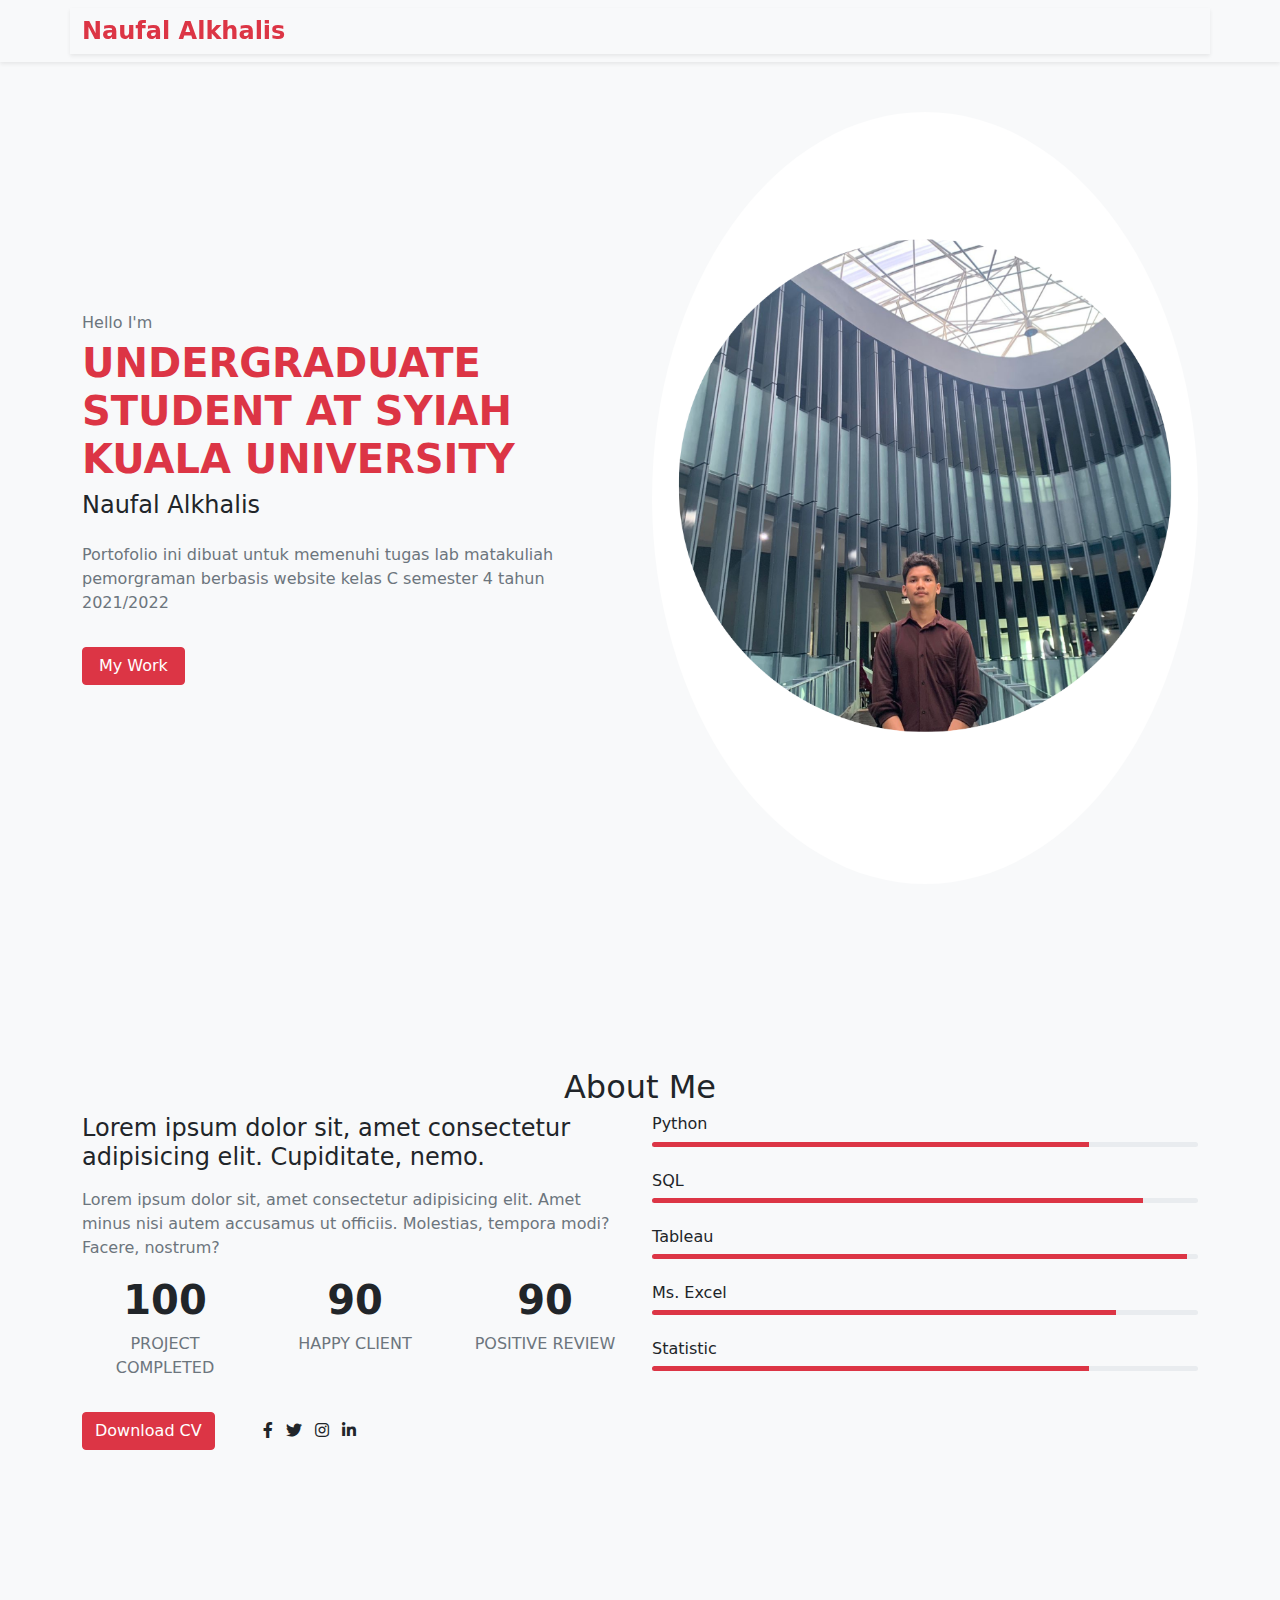
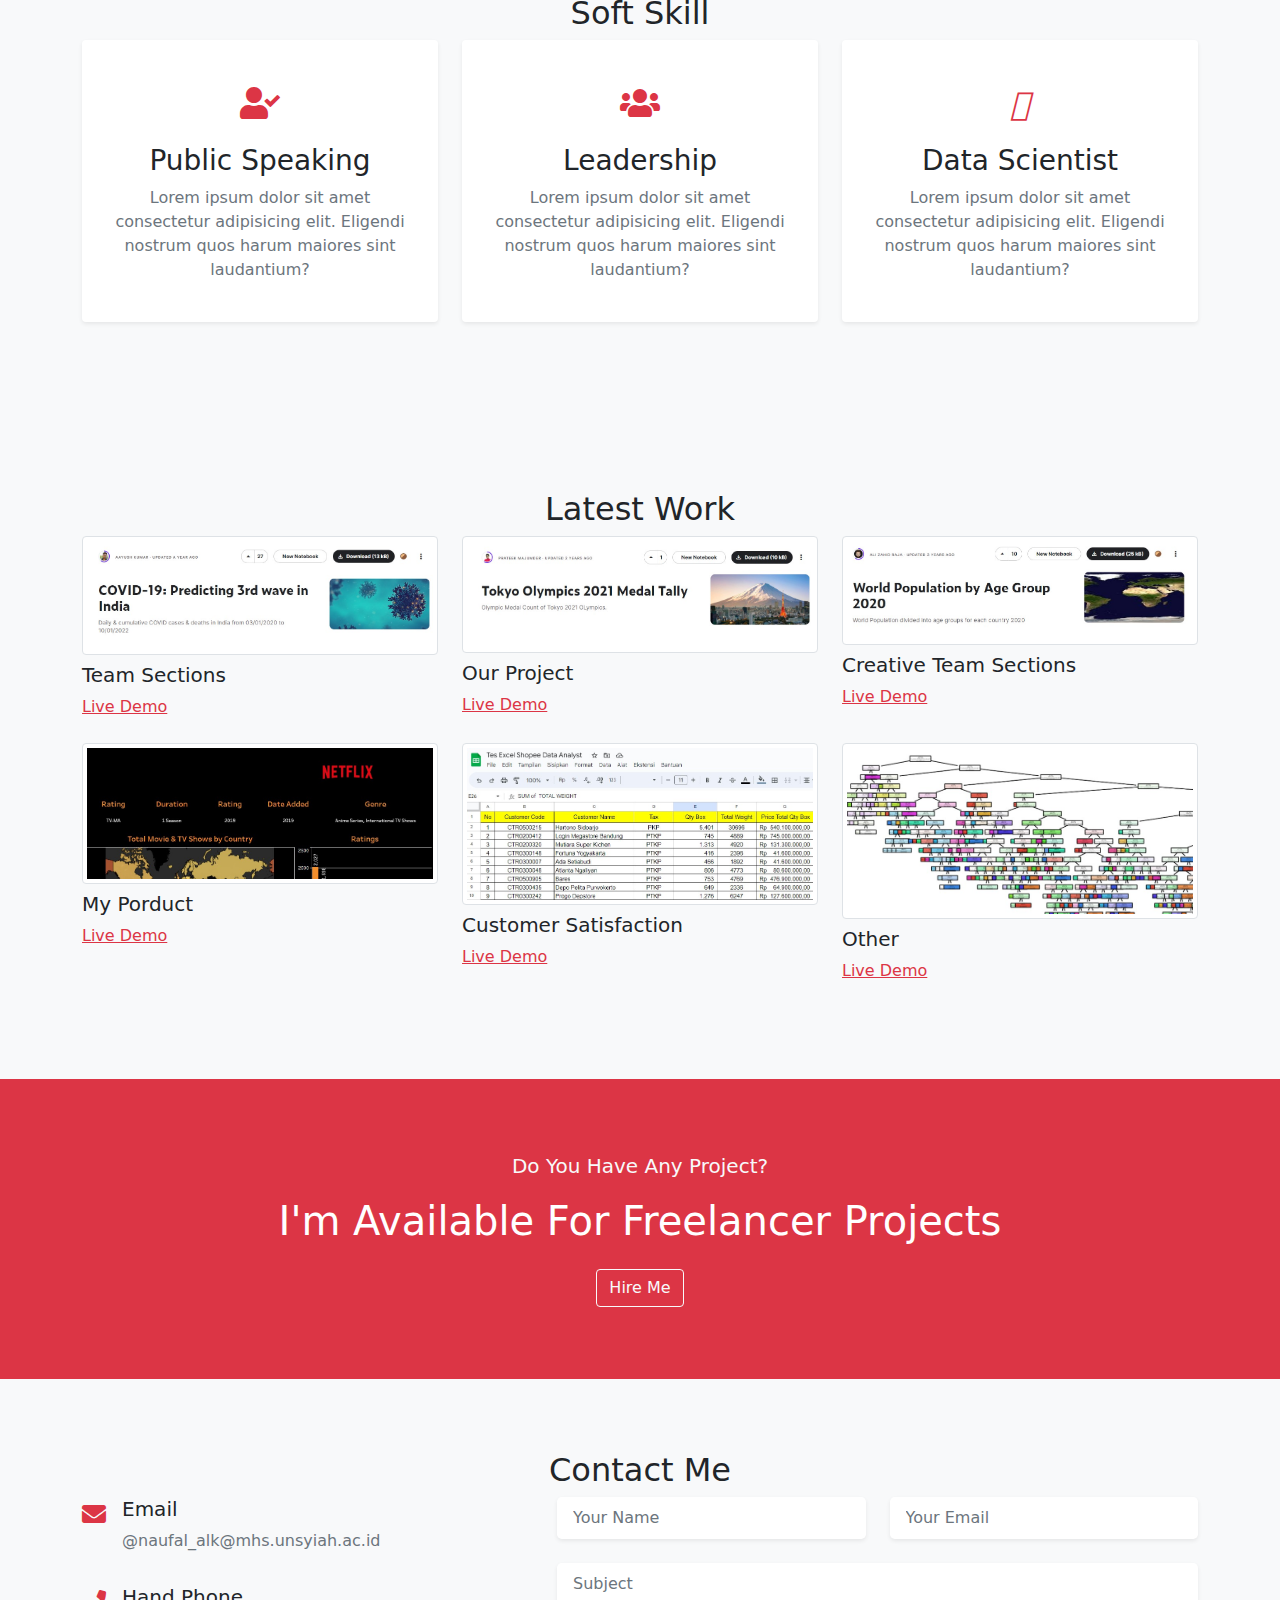
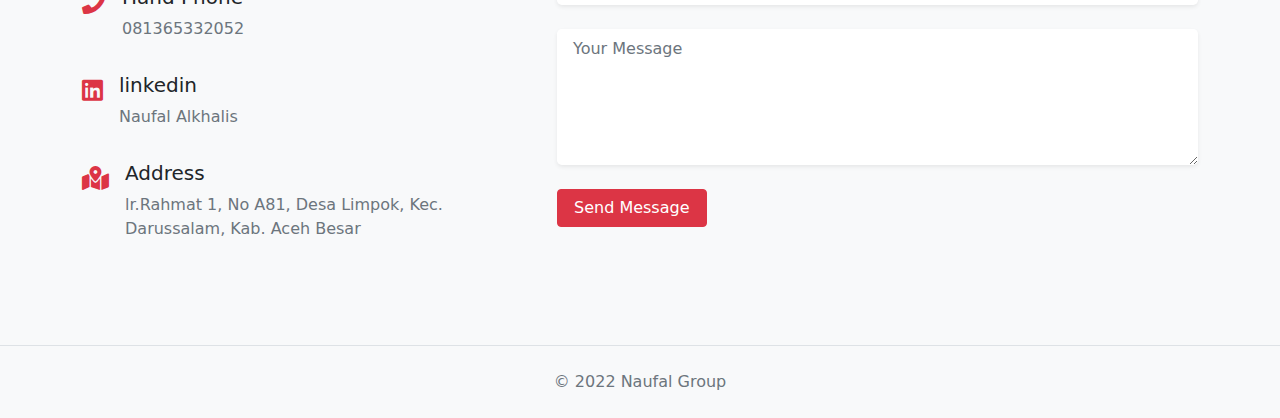
<file: rreal.html>
<!DOCTYPE html>
<html lang="en">
<head>
  <title>Naufal Alkhalis</title>
  <meta charset="utf-8">
  <meta name="viewport" content="width=device-width, initial-scale=1">
  <link rel="stylesheet" href="css/font-awesome.min.css">
  <link rel="stylesheet" href="css/bootstrap.min.css">
</head>
<body class="bg-light">
 
  <!-- navbar start-->
  <nav class="navbar navbar-light fixed-top bg-light shadow-sm">
    <div class="container-lg shadow-sm">
      <a class="navbar-brand text-danger fw-bold fs-4" href="#">Naufal Alkhalis</a>
    </div>
  </nav>

  <!-- navbar end-->

  <!-- Home sections start-->
  <section class="home py-5" id="home">
    <div class="container-lg">
      <div class="row min-vh-100 align-items-center align-content-center">
        <div class="col-md-6 mt-5 mt-md-0">
            <div class="home-img text-center">
              <img src="img/pp.png" class="rounded-circle mw-100" alt="profile img">
            </div>
        </div>
      <div class="col-md-6 mt-5 mt-md-0 order-md-first">
         <div class="home-text">
           <p class="text-muted mb-1">Hello I'm</p>
           <h1 class="text-danger text-uppercase fs-1 fw-bold">Undergraduate student at syiah kuala university</h1>
           <h2 class="fs-4">Naufal Alkhalis</h2>
           <p class="mt-4 text-muted">Portofolio ini dibuat untuk memenuhi tugas lab matakuliah pemorgraman berbasis website kelas C semester 4 tahun 2021/2022</p>
           <a href="#portfolio" class="btn btn-danger px-3 mt-3">My Work</a>
              
         </div>
      </div>
      </div>
    </div>
    
  </section>
  <!-- Home sections end-->

  <!-- About sections start-->
  <section class="about py-5" id="about">
    <div class="container-lg py-4">
      <div class="row justify-content-center">
        <div class="col-lg-8">
          <div class="section-title text-center">
            <h2 class="fw-bold-md-5">About Me</h2>
          </div>
        </div>
      </div>
      <div class="row">
        <div class="col-md-6">
          <div class="about-text">
            <h3 class="fs-4 mb-3">Lorem ipsum dolor sit, amet consectetur adipisicing elit. Cupiditate, nemo.</h3>
            <p class="text-muted">Lorem ipsum dolor sit, amet consectetur adipisicing elit. Amet minus nisi autem accusamus ut officiis. Molestias, tempora modi? Facere, nostrum?</p>
          </div>
          <div class="row text-center text-uppercase my-3">
            <div class="col-sm-4">
                <div class="fact-item">
                    <h4 class="fs-1 fw-bold">100</h4>
                    <p class="text-muted">Project Completed</p>
                </div>
            </div>
            <div class="col-sm-4">
              <div class="fact-item">
                  <h4 class="fs-1 fw-bold">90</h4>
                  <p class="text-muted">Happy Client</p>
              </div>
          </div>
          <div class="col-sm-4">
            <div class="fact-item">
                <h4 class="fs-1 fw-bold">90</h4>
                <p class="text-muted">Positive Review</p>
            </div>
        </div>
          </div>
          <div class="row">
              <div class="col-lg-12 d-flex align-items-center">
                <a href="pdf.php" class="btn btn-danger me-5">Download CV</a>
                <div class="social-links">
                  <a href="#" class="text-dark me-2"><i class="fab fa-facebook-f"></i></a>
                  <a href="#" class="text-dark me-2"><i class="fab fa-twitter"></i></a>
                  <a href="#" class="text-dark me-2"><i class="fab fa-instagram"></i></a>
                  <a href="#" class="text-dark me-2"><i class="fab fa-linkedin-in"></i></a>
                </div>
              </div>
          </div>
        </div>
        <div class="col-md-6 mt-5 mt-md-0">
          <div class="skill-item mb-4">
              <h3 class="fs-6">Python</h3>
              <div class="progress" style="height: 5px;">
                <div class="progress-bar bg-danger" role="progressbar" style="width: 80%;" aria-valuenow="80" aria-valuemin="0" aria-valuemax="100"></div>
              </div>
          </div>
          <div class="skill-item mb-4">
            <h3 class="fs-6">SQL</h3>
            <div class="progress" style="height: 5px;">
              <div class="progress-bar bg-danger" role="progressbar" style="width: 90%;" aria-valuenow="70" aria-valuemin="0" aria-valuemax="100"></div>
            </div>
        </div>
        <div class="skill-item mb-4">
          <h3 class="fs-6">Tableau</h3>
          <div class="progress" style="height: 5px;">
            <div class="progress-bar bg-danger" role="progressbar" style="width: 98%;" aria-valuenow="95" aria-valuemin="0" aria-valuemax="100"></div>
          </div>
      </div>
      <div class="skill-item mb-4">
        <h3 class="fs-6">Ms. Excel</h3>
        <div class="progress" style="height: 5px;">
          <div class="progress-bar bg-danger" role="progressbar" style="width: 85%;" aria-valuenow="70" aria-valuemin="0" aria-valuemax="100"></div>
        </div>
    </div>
  <div class="skill-item mb-4">
    <h3 class="fs-6">Statistic</h3>
    <div class="progress" style="height: 5px;">
      <div class="progress-bar bg-danger" role="progressbar" style="width: 80%;" aria-valuenow="80" aria-valuemin="0" aria-valuemax="100"></div>
    </div>
</div>
      </div>
    </div>
  </section>

  <!-- About sections End-->

  <!-- Services sections Start-->
  <section class="services py-5" id="services">
    <div class="container-lg py-4">
      <div class="row justify-content-center">
        <div class="col-lg-8">
          <div class="section-title text-center">
            <h2 class="fw-bold-md-5">Soft Skill</h2>
          </div>
        </div>
      </div>
      <div class="row text-center">
          <div class="col-md-6 col-lg-4 mb-4">
              <div class="service-item shadow-sm p-4 rounded bg-white">
                  <div class="icon my-3 text-danger fs-2" >
                    <i class="fas fa-user-check"></i>
                  </div>
                      <h3 class="">Public Speaking</h3>
                      <p class="text-muted">Lorem ipsum dolor sit amet consectetur adipisicing elit. Eligendi nostrum quos harum maiores sint laudantium?</p>
              </div>
          </div>
          <div class="col-md-6 col-lg-4 mb-4">
            <div class="service-item shadow-sm p-4 rounded bg-white">
                <div class="icon my-3 text-danger fs-2" >
                  <i class="fas fa-users"></i>
                </div>
                    <h3 class="">Leadership</h3>
                    <p class="text-muted">Lorem ipsum dolor sit amet consectetur adipisicing elit. Eligendi nostrum quos harum maiores sint laudantium?</p>
            </div>
        </div>
        <div class="col-md-6 col-lg-4 mb-4">
          <div class="service-item shadow-sm p-4 rounded bg-white">
              <div class="icon my-3 text-danger fs-2" >
                <i class="ffas fa-hiking"></i>
              </div>
                  <h3 class="">Data Scientist</h3>
                  <p class="text-muted">Lorem ipsum dolor sit amet consectetur adipisicing elit. Eligendi nostrum quos harum maiores sint laudantium?</p>
          </div>
      </div>
      </div>
    </div>
  </section>

  <!-- Services sections End-->

  <!-- Portfolio sections Start-->
  <section class="portfolio py-5" id="portfolio">
    <div class="container-lg py-4">
      <div class="row justify-content-center">
        <div class="col-lg-8">
          <div class="section-title text-center">
            <h2 class="fw-bold-md-5">Latest Work</h2>
          </div>
        </div>
      </div>
      <div class="row">
        <div class="col-md-6 col-lg-4">
          <div class="portfolio-item">
            <img src="img/portfolio/1.jpg" class="w-100 img-thumbnail" alt="portfolio-item">
            <h3 class="text-capitalize fs-5 my-2">team sections</h3>
            <p class="mb-4"><a href="#" class="text-danger text-decoratione-none" >Live Demo</a></p>
          </div>
        </div>
        <div class="col-md-6 col-lg-4">
          <div class="portfolio-item">
            <img src="img/portfolio/2.jpg" class="w-100 img-thumbnail" alt="portfolio-item">
            <h3 class="text-capitalize fs-5 my-2">our project</h3>
            <p class="mb-4"><a href="#" class="text-danger text-decoratione-none" >Live Demo</a></p>
          </div>
        </div>
        <div class="col-md-6 col-lg-4">
          <div class="portfolio-item">
            <img src="img/portfolio/3.jpg" class="w-100 img-thumbnail" alt="portfolio-item">
            <h3 class="text-capitalize fs-5 my-2">creative team sections</h3>
            <p class="mb-4"><a href="#" class="text-danger text-decoratione-none" >Live Demo</a></p>
          </div>
        </div>
        <div class="col-md-6 col-lg-4">
          <div class="portfolio-item">
            <img src="img/portfolio/4.jpg" class="w-100 img-thumbnail" alt="portfolio-item">
            <h3 class="text-capitalize fs-5 my-2">my porduct</h3>
            <p class="mb-4"><a href="#" class="text-danger text-decoratione-none" >Live Demo</a></p>
          </div>
        </div>
        <div class="col-md-6 col-lg-4">
          <div class="portfolio-item">
            <img src="img/portfolio/5.jpg" class="w-100 img-thumbnail" alt="portfolio-item">
            <h3 class="text-capitalize fs-5 my-2">customer satisfaction</h3>
            <p class="mb-4"><a href="#" class="text-danger text-decoratione-none" >Live Demo</a></p>
          </div>
        </div>
        <div class="col-md-6 col-lg-4">
          <div class="portfolio-item">
            <img src="img/portfolio/6.jpg" class="w-100 img-thumbnail" alt="portfolio-item">
            <h3 class="text-capitalize fs-5 my-2">other</h3>
            <p class="mb-4"><a href="#" class="text-danger text-decoratione-none" >Live Demo</a></p>
          </div>
        </div>
      </div>
    </div>
  </section>
  <!-- Portfolio sections End-->

  <!-- Freelancae available sections start-->
<section class="freelance-available py-5 bg-danger">
  <div class="container-lg py-4">
      <div class="row justify-content-center">
          <div class="col-lg-8 text-center">
              <p class="text-light fs-5"> Do You Have Any Project?</p>
              <h2 class="fs-1 text-white mb-4">I'm Available For Freelancer Projects</h2>
                <a href="#contact" class="btn btn-outline-light">Hire Me</a>
          </div>
      </div>
  </div>
</section>
  <!-- Freelancae available sections end-->

  <!-- Contact sections Start-->
  <section class="contact py-5" id="contact">
    <div class="container-lg py-4">
      <div class="row justify-content-center">
        <div class="col-lg-8">
          <div class="section-title text-center">
            <h2 class="fw-bold-md-5">Contact Me</h2>
          </div>
        </div>
      </div>
        <div class="row">
            <div class="col-md-5">
                <div class="contact-item d-flex mb-3">
                    <div class="icon fs-4 text-danger">
                      <i class="fas fa-envelope"></i>
                    </div>
                      <div class="text ms-3">
                        <h3 class="fs-5">Email</h3>
                        <p class="text-muted">@naufal_alk@mhs.unsyiah.ac.id</p>
                      </div>
                </div>
                <div class="contact-item d-flex mb-3">
                  <div class="icon fs-4 text-danger">
                    <i class="fas fa-phone"></i>
                  </div>
                    <div class="text ms-3">
                      <h3 class="fs-5">Hand Phone</h3>
                      <p class="text-muted">081365332052</p>
                    </div>
              </div>
              <div class="contact-item d-flex mb-3">
                <div class="icon fs-4 text-danger">
                  <i class="fab fa-linkedin"></i>
                </div>
                  <div class="text ms-3">
                    <h3 class="fs-5">linkedin</h3>
                    <p class="text-muted">Naufal Alkhalis</p>
                  </div>
            </div>
              <div class="contact-item d-flex mb-3">
                <div class="icon fs-4 text-danger">
                  <i class="fas fa-map-marked-alt"></i>
                </div>
                  <div class="text ms-3">
                    <h3 class="fs-5">Address</h3>
                    <p class="text-muted">lr.Rahmat 1, No A81, Desa Limpok, Kec. Darussalam, Kab. Aceh Besar</p>
                  </div>
            </div>
            </div>
            <div class="col-md-7">
                <div class="contact-form">
                    <form action="">
                        <div class="row">
                            <div class="col-lg-6 mb-4">
                              <input type="text" placeholder="Your Name" class="form-control form-control-lg fs-6 border-0 shadow-sm">
                            </div>
                            <div class="col-lg-6 mb-4">
                              <input type="text" placeholder="Your Email" class="form-control form-control-lg fs-6 border-0 shadow-sm"> 
                            </div>
                        </div>
                          <div class="row">
                            <div class="col-lg-12 mb-4">
                              <input type="text" placeholder="Subject" class="form-control form-control-lg fs-6 border-0 shadow-sm">
                            </div>
                          </div>
                          <div class="row">
                            <div class="col-lg-12 mb-4">
                              <textarea rows="5" placeholder="Your Message" class="form-control form-control-lg fs-6 border-0 shadow-sm"></textarea>
                            </div>
                          </div>
                            <div class="row">
                              <div class="col-lg-12">
                                  <button type="submit" class="btn btn-danger px-3">Send Message</button>
                              </div>
                            </div>
                    </form>
                </div>
            </div>
        </div>
    </div>
  </section>
  <!-- Contact sections end-->

  <!-- Footer sections start-->
  <footer class="footer border-top py-4">
      <div class="container-lg">
          <div class="row">
              <div class="col-lg-12">
                  <p class="m-0 text-center text-muted">&copy; 2022 Naufal Group</p>
              </div>
          </div>
      </div>
  </footer>
  <!-- Footer sections end-->



<script src="js/bootstrap.bundle.min.js"></script>
</body>
</html>
</file>
